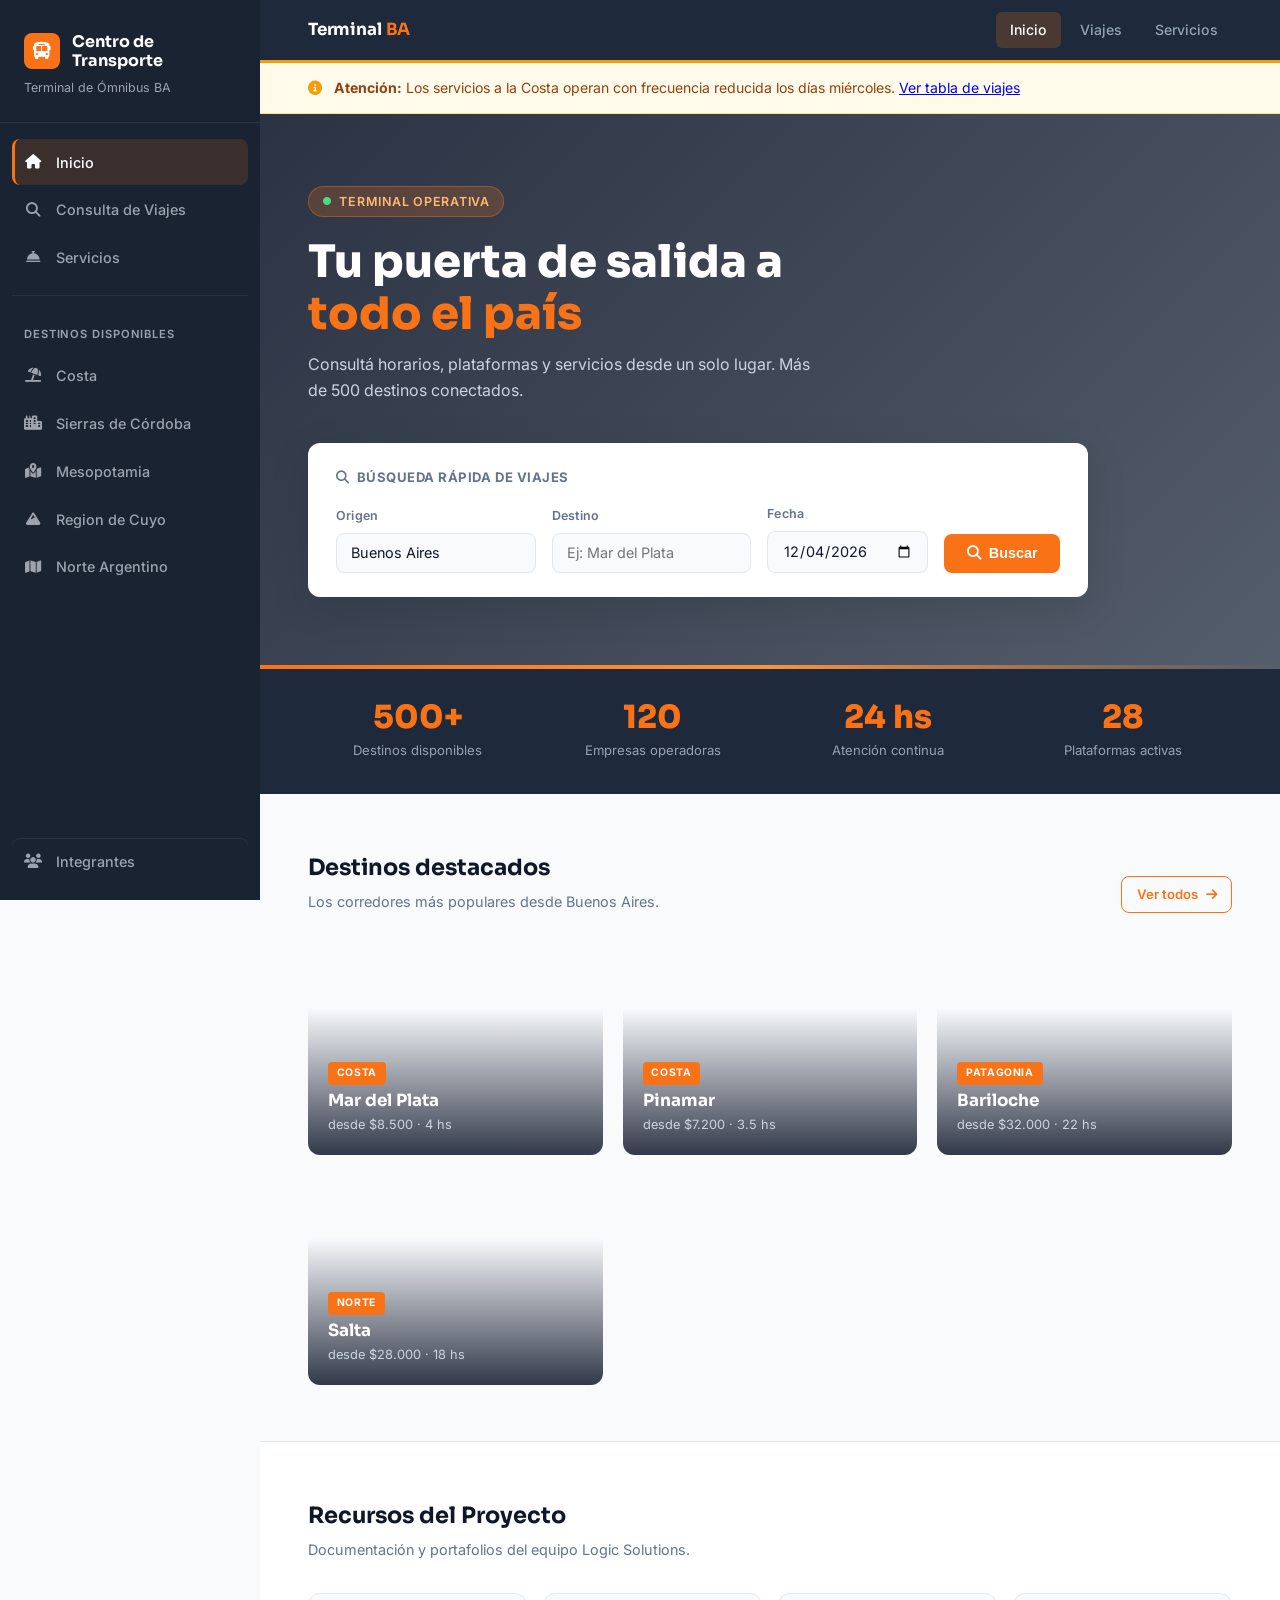
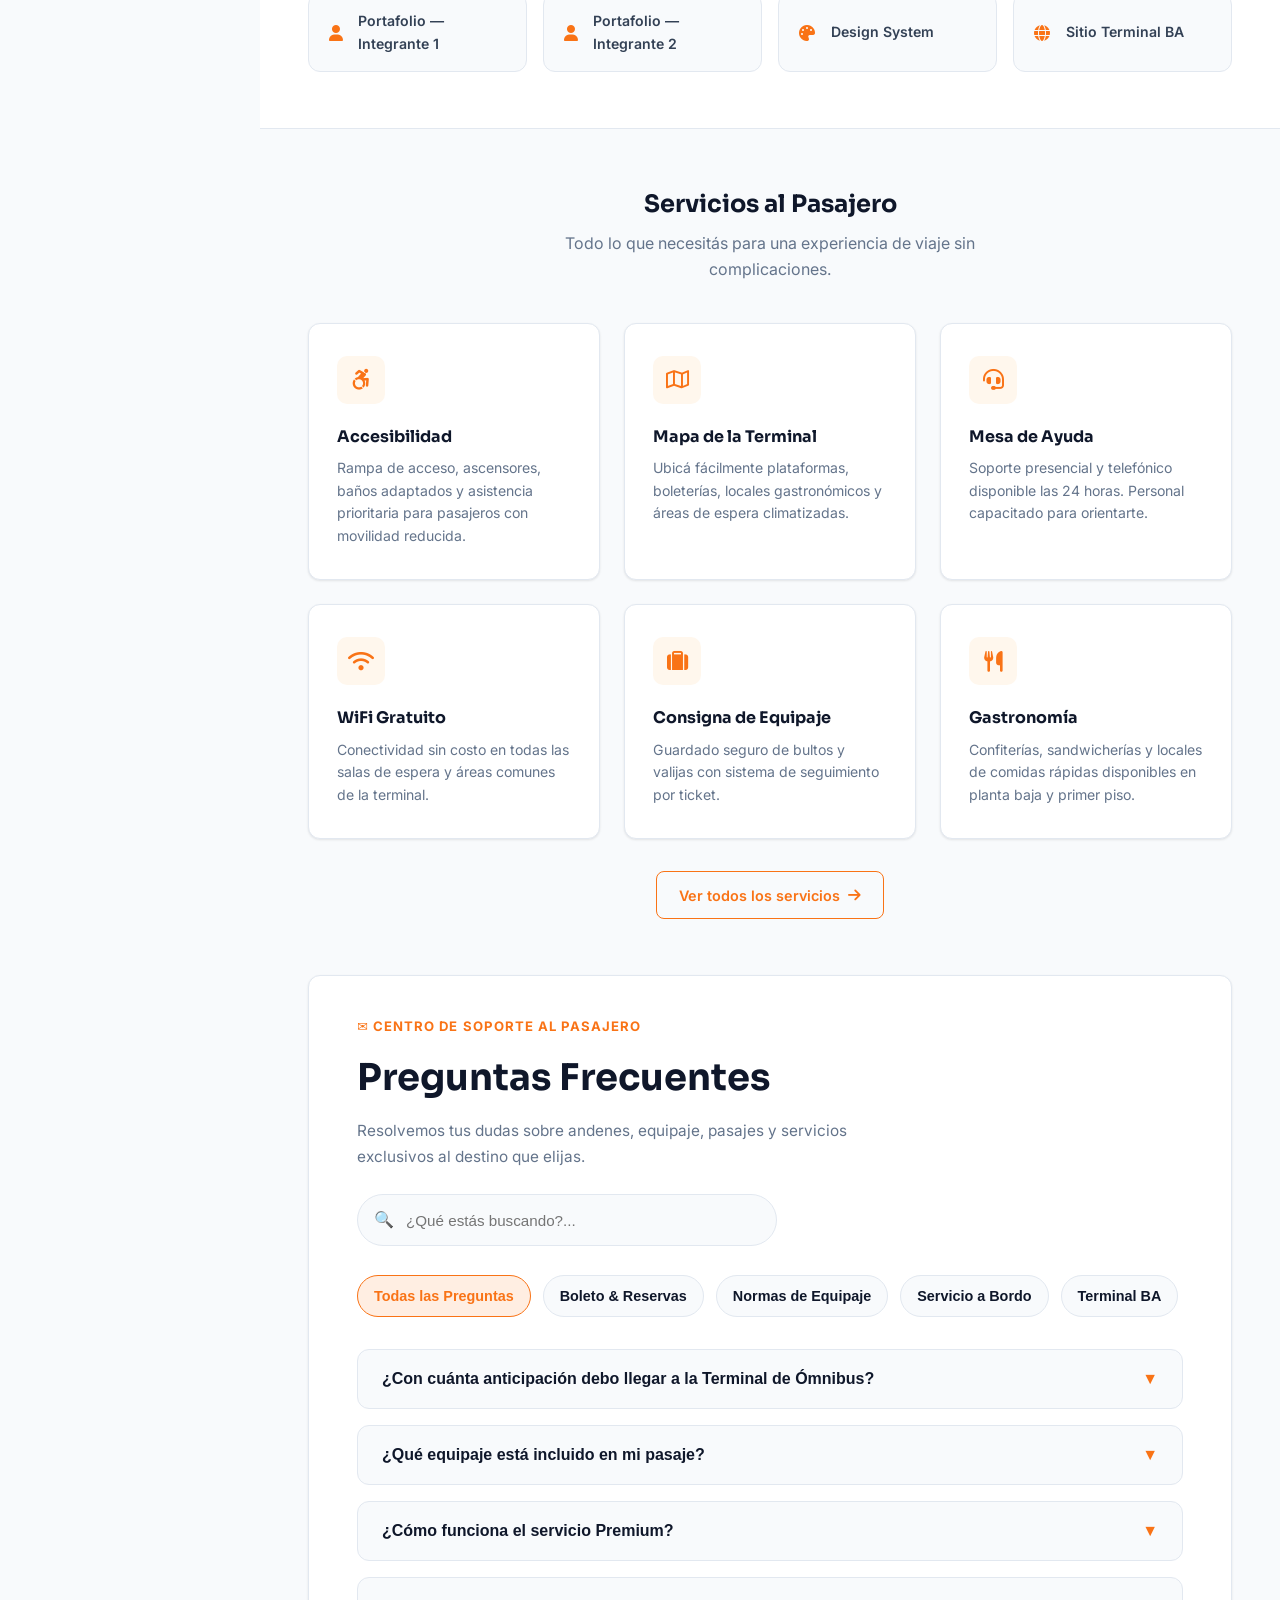
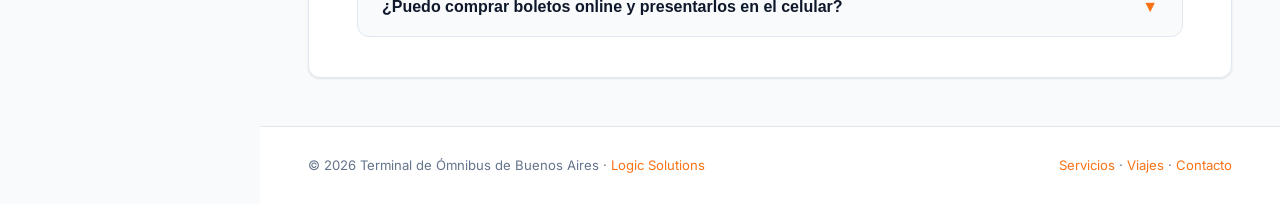
<file: index.html>
<!DOCTYPE html>
<html lang="es">
<head>
    <meta charset="UTF-8">
    <meta name="viewport" content="width=device-width, initial-scale=1.0">
    <title>Inicio | Terminal de Ómnibus BA</title>
    <link rel="stylesheet" href="./styles/styles.css">
    <link rel="stylesheet" href="https://cdnjs.cloudflare.com/ajax/libs/font-awesome/6.4.0/css/all.min.css">
</head>
<body>
<div class="app-container">

    <!-- SIDEBAR -->
    <aside class="sidebar">
        <div class="sidebar-header">
            <div class="sidebar-logo">
                <div class="sidebar-logo-icon"><i class="fa-solid fa-bus"></i></div>
                <h2>Centro de Transporte</h2>
            </div>
            <p>Terminal de Ómnibus BA</p>
        </div>
        <nav class="sidebar-nav">
            <a href="index.html" class="active"><i class="fa-solid fa-house"></i> Inicio</a>
            <a href="viajes.html"><i class="fa-solid fa-magnifying-glass"></i> Consulta de Viajes</a>
            <a href="servicios.html"><i class="fa-solid fa-bell-concierge"></i> Servicios</a>
            <hr>
            <span class="nav-section-label">Destinos disponibles</span>
            <a href="https://trodriguez0123.github.io/Proyecto_final_individual/" target="_blank"><i class="fa-solid fa-umbrella-beach"></i> Costa</a>
            <a href="https://nmilagros.github.io/Proyecto_consultora_cordoba/" target="_blank"><i class="fa-solid fa-city"></i> Sierras de Córdoba</a>
            <a href="https://agusreyy11.github.io/misionestranss/" target="_blank"><i class="fa-solid fa-map-location-dot"></i> Mesopotamia</a>
            <a href="https://candelacarrizocuade.github.io/Terminal-ViaCuyo/" target="_blank"><i class="fa-solid fa-mountain"></i> Region de Cuyo</a>
            <a href="https://facundovogel.github.io/ProyectoTransporteNorte/" target="_blank"><i class="fa-solid fa-map"></i> Norte Argentino</a>
            <a href="integrantes.html" class="sidebar-nav-bottom"><i class="fa-solid fa-users"></i> Integrantes</a>
        </nav>
    </aside>

    <!-- MAIN -->
    <main class="main-content">

        <!-- TOPBAR -->
        <header class="topbar">
            <div class="topbar-brand"><h1>Terminal <span>BA</span></h1></div>
            <nav class="top-nav">
                <a href="index.html" class="active">Inicio</a>
                <a href="viajes.html">Viajes</a>
                <a href="servicios.html">Servicios</a>
            </nav>
        </header>

        <!-- AVISO -->
        <div class="aviso-bar">
            <i class="fa-solid fa-circle-info"></i>
            <span><strong>Atención:</strong> Los servicios a la Costa operan con frecuencia reducida los días miércoles. <a href="viajes.html">Ver tabla de viajes</a></span>
        </div>

        <!-- HERO -->
        <section class="hero-section">
            <div class="hero-overlay">
                <div class="hero-eyebrow"><i class="fa-solid fa-circle" style="font-size:0.5rem; color:#4ade80;"></i> Terminal operativa</div>
                <h2>Tu puerta de salida a<br><em>todo el país</em></h2>
                <p>Consultá horarios, plataformas y servicios desde un solo lugar. Más de 500 destinos conectados.</p>

                <div class="search-box">
                    <div class="search-box-title"><i class="fa-solid fa-magnifying-glass"></i> &nbsp;Búsqueda rápida de viajes</div>
                    <form id="form-busqueda" onsubmit="buscarViaje(event)">
                        <div class="input-group">
                            <label for="origen">Origen</label>
                            <input type="text" id="origen" placeholder="Buenos Aires" value="Buenos Aires">
                        </div>
                        <div class="input-group">
                            <label for="destino">Destino</label>
                            <input type="text" id="destino" placeholder="Ej: Mar del Plata">
                        </div>
                        <div class="input-group">
                            <label for="fecha">Fecha</label>
                            <input type="date" id="fecha">
                        </div>
                        <button type="submit" class="btn btn-primary">
                            <i class="fa-solid fa-search"></i> Buscar
                        </button>
                    </form>
                </div>
            </div>
        </section>

        <!-- STATS -->
        <div class="stats-bar">
            <div class="stat-item"><strong>500+</strong><span>Destinos disponibles</span></div>
            <div class="stat-item"><strong>120</strong><span>Empresas operadoras</span></div>
            <div class="stat-item"><strong>24 hs</strong><span>Atención continua</span></div>
            <div class="stat-item"><strong>28</strong><span>Plataformas activas</span></div>
        </div>

        <!-- DESTINOS DESTACADOS -->
        <section class="section">
            <div class="section-header">
                <div>
                    <h3>Destinos destacados</h3>
                    <p>Los corredores más populares desde Buenos Aires.</p>
                </div>
                <a href="viajes.html" class="btn btn-outline btn-sm">Ver todos <i class="fa-solid fa-arrow-right"></i></a>
            </div>

            <div class="cards-grid">
                <a href="https://trodriguez0123.github.io/Proyecto_final_individual/" target="_blank" class="destino-card" style="background-image: url('https://images.unsplash.com/photo-1507525428034-b723cf961d3e?auto=format&fit=crop&w=600&q=80')">
                    <div class="destino-card-body">
                        <span class="destino-card-badge">Costa</span>
                        <h4>Mar del Plata</h4>
                        <p>desde $8.500 · 4 hs</p>
                    </div>
                </a>
                <a href="https://trodriguez0123.github.io/Proyecto_final_individual/" target="_blank" class="destino-card" style="background-image: url('https://images.unsplash.com/photo-1596895111956-bf1cf0599ce5?auto=format&fit=crop&w=600&q=80')">
                    <div class="destino-card-body">
                        <span class="destino-card-badge">Costa</span>
                        <h4>Pinamar</h4>
                        <p>desde $7.200 · 3.5 hs</p>
                    </div>
                </a>
                <a href="./transportes/sur.html" class="destino-card" style="background-image: url('https://images.unsplash.com/photo-1508193638397-1c4234db14d8?auto=format&fit=crop&w=600&q=80')">
                    <div class="destino-card-body">
                        <span class="destino-card-badge">Patagonia</span>
                        <h4>Bariloche</h4>
                        <p>desde $32.000 · 22 hs</p>
                    </div>
                </a>
                <a href="https://facundovogel.github.io/ProyectoTransporteNorte/" target="_blank" class="destino-card" style="background-image: url('https://images.unsplash.com/photo-1574223025892-7d9d8c0c5b3e?auto=format&fit=crop&w=600&q=80')">
                    <div class="destino-card-body">
                        <span class="destino-card-badge">Norte</span>
                        <h4>Salta</h4>
                        <p>desde $28.000 · 18 hs</p>
                    </div>
                </a>
            </div>
        </section>

        <!-- RECURSOS DEL PROYECTO -->
        <section class="section recursos-section">
            <div class="section-header">
                <div>
                    <h3>Recursos del Proyecto</h3>
                    <p>Documentación y portafolios del equipo Logic Solutions.</p>
                </div>
            </div>
            <div class="recursos-grid">
                <a href="#" class="recurso-link"><i class="fa-solid fa-user"></i> Portafolio — Integrante 1</a>
                <a href="#" class="recurso-link"><i class="fa-solid fa-user"></i> Portafolio — Integrante 2</a>
                <a href="#" class="recurso-link"><i class="fa-solid fa-palette"></i> Design System</a>
                <a href="index.html" class="recurso-link"><i class="fa-solid fa-globe"></i> Sitio Terminal BA</a>
            </div>
        </section>

        <!-- SERVICIOS RÁPIDOS -->
        <section class="section" style="padding-top: 3.5rem;">
            <div class="text-center">
                <h3>Servicios al Pasajero</h3>
                <p>Todo lo que necesitás para una experiencia de viaje sin complicaciones.</p>
            </div>
            <div class="servicios-grid">
                <div class="servicio-card">
                    <div class="icon-circle"><i class="fa-brands fa-accessible-icon"></i></div>
                    <h4>Accesibilidad</h4>
                    <p>Rampa de acceso, ascensores, baños adaptados y asistencia prioritaria para pasajeros con movilidad reducida.</p>
                </div>
                <div class="servicio-card">
                    <div class="icon-circle"><i class="fa-regular fa-map"></i></div>
                    <h4>Mapa de la Terminal</h4>
                    <p>Ubicá fácilmente plataformas, boleterías, locales gastronómicos y áreas de espera climatizadas.</p>
                </div>
                <div class="servicio-card">
                    <div class="icon-circle"><i class="fa-solid fa-headset"></i></div>
                    <h4>Mesa de Ayuda</h4>
                    <p>Soporte presencial y telefónico disponible las 24 horas. Personal capacitado para orientarte.</p>
                </div>
                <div class="servicio-card">
                    <div class="icon-circle"><i class="fa-solid fa-wifi"></i></div>
                    <h4>WiFi Gratuito</h4>
                    <p>Conectividad sin costo en todas las salas de espera y áreas comunes de la terminal.</p>
                </div>
                <div class="servicio-card">
                    <div class="icon-circle"><i class="fa-solid fa-suitcase"></i></div>
                    <h4>Consigna de Equipaje</h4>
                    <p>Guardado seguro de bultos y valijas con sistema de seguimiento por ticket.</p>
                </div>
                <div class="servicio-card">
                    <div class="icon-circle"><i class="fa-solid fa-utensils"></i></div>
                    <h4>Gastronomía</h4>
                    <p>Confiterías, sandwicherías y locales de comidas rápidas disponibles en planta baja y primer piso.</p>
                </div>
            </div>
            <div style="text-align:center; margin-top:2rem;">
                <a href="servicios.html" class="btn btn-outline">Ver todos los servicios <i class="fa-solid fa-arrow-right"></i></a>
            </div>
        </section>

 <!-- SECCIÓN PREGUNTAS FRECUENTES (FAQs) -->
        <section id="faqs" class="faq-block-wrapper">
            <div class="faq-top-flex-row">
                <div>
                    <p class="section-subtitle-corporate">✉ Centro de Soporte al Pasajero</p>
                    <h2 class="section-main-title">Preguntas Frecuentes</h2>
                    <p class="section-main-desc">Resolvemos tus dudas sobre andenes, equipaje, pasajes y servicios exclusivos al destino que elijas.</p>
                </div>
                <div class="search-faq-bar">
                    <span>🔍</span>
                    <input type="text" placeholder="¿Qué estás buscando?..." id="faqSearchInput">
                </div>
            </div>

            <div class="filters-horizontal-scroll" style="margin-bottom: 2rem;">
                <button class="filter-pill-btn active" data-category="all" type="button">Todas las Preguntas</button>
                <button class="filter-pill-btn" data-category="boleto" type="button">Boleto & Reservas</button>
                <button class="filter-pill-btn" data-category="equipaje" type="button">Normas de Equipaje</button>
                <button class="filter-pill-btn" data-category="servicio" type="button">Servicio a Bordo</button>
                <button class="filter-pill-btn" data-category="terminal" type="button">Terminal BA</button>
            </div>

            <div class="accordion-rows-stack">
                <div class="faq-accordion-item" data-category="terminal">
                    <button class="faq-header-trigger" type="button">
                        ¿Con cuánta anticipación debo llegar a la Terminal de Ómnibus?
                        <span class="faq-arrow-icon">▼</span>
                    </button>
                    <div class="faq-body-dropdown">
                        <div>Para servicios premium de BA, debés arribar al menos 45 minutos antes de la partida. Esto garantiza el correcto etiquetado de tu equipaje de bodega y la degustación de bienvenida en los andenes asignados.</div>
                    </div>
                </div>

                <div class="faq-accordion-item" data-category="equipaje">
                    <button class="faq-header-trigger" type="button">
                        ¿Qué equipaje está incluido en mi pasaje?
                        <span class="faq-arrow-icon">▼</span>
                    </button>
                    <div class="faq-body-dropdown">
                        <div>Tu pasaje incluye un bolso de mano en cabina de hasta 5 kg y una pieza grande en bodega de hasta 15 kg. Las cajas de vino compradas en la terminal requieren empaque de protección térmica homologado para su despacho seguro.</div>
                    </div>
                </div>

                <div class="faq-accordion-item" data-category="servicio">
                    <button class="faq-header-trigger" type="button">
                        ¿Cómo funciona el servicio Premium?
                        <span class="faq-arrow-icon">▼</span>
                    </button>
                    <div class="faq-body-dropdown">
                        <div>Se ofrece unidades de Cama Suite junto con una cena gourmet provista en las unidades, adicional a ello nuestro personal ofrece una carta de selección rotativa de vinos con varietales de bodegas destacadas de Mendoza y San Juan sin costo adicional.</div>
                    </div>
                </div>

                <div class="faq-accordion-item" data-category="boleto">
                    <button class="faq-header-trigger" type="button">
                        ¿Puedo comprar boletos online y presentarlos en el celular?
                        <span class="faq-arrow-icon">▼</span>
                    </button>
                    <div class="faq-body-dropdown">
                        <div>¡Totalmente! Terminal BA promueve el boleto ecológico. Podés abordar mostrando el código QR desde tu correo electrónico o billetera digital directamente al chofer junto con tu DNI físico vigente.</div>
                    </div>
                </div>
            </div>
        </section>

        <!-- FOOTER -->
        <footer>
            <span>© 2026 Terminal de Ómnibus de Buenos Aires · <a href="#">Logic Solutions</a></span>
            <span><a href="servicios.html">Servicios</a> · <a href="viajes.html">Viajes</a> · <a href="contacto.html">Contacto</a></span>
        </footer>
    </main>
</div>

<script>
    document.getElementById('fecha').valueAsDate = new Date();

    function buscarViaje(e) {
        e.preventDefault();
        const destino = document.getElementById('destino').value.trim();
        const fecha = document.getElementById('fecha').value;
        if (!destino) { alert('Por favor ingresá un destino.'); return; }
        window.location.href = `viajes.html?destino=${encodeURIComponent(destino)}&fecha=${fecha}`;
    }

    function toggleFaqItem(button) {
        const item = button.closest('.faq-accordion-item');
        const isOpen = item.classList.contains('open');
        document.querySelectorAll('.faq-accordion-item').forEach(node => node.classList.remove('open'));
        if (!isOpen) item.classList.add('open');
    }

    function filterFaqs(category = 'all', query = '') {
        const normalizedQuery = query.trim().toLowerCase();
        const items = document.querySelectorAll('.faq-accordion-item');
        items.forEach(item => {
            const text = item.innerText.toLowerCase();
            const matchesCategory = category === 'all' || item.dataset.category === category;
            const matchesSearch = !normalizedQuery || text.includes(normalizedQuery);
            item.style.display = matchesCategory && matchesSearch ? 'block' : 'none';
        });
    }

    function setActiveFaqFilter(button) {
        document.querySelectorAll('.filter-pill-btn').forEach(btn => btn.classList.remove('active'));
        button.classList.add('active');
        filterFaqs(button.dataset.category || 'all', document.getElementById('faqSearchInput').value);
    }

    document.addEventListener('DOMContentLoaded', () => {
        document.querySelectorAll('.faq-header-trigger').forEach(button => {
            button.addEventListener('click', () => toggleFaqItem(button));
        });

        document.querySelectorAll('.filter-pill-btn').forEach(button => {
            button.addEventListener('click', () => setActiveFaqFilter(button));
        });

        const faqInput = document.getElementById('faqSearchInput');
        if (faqInput) {
            faqInput.addEventListener('input', event => {
                const activeFilter = document.querySelector('.filter-pill-btn.active');
                filterFaqs(activeFilter ? activeFilter.dataset.category : 'all', event.target.value);
            });
        }
    });
</script>
</body>
</html>
</file>
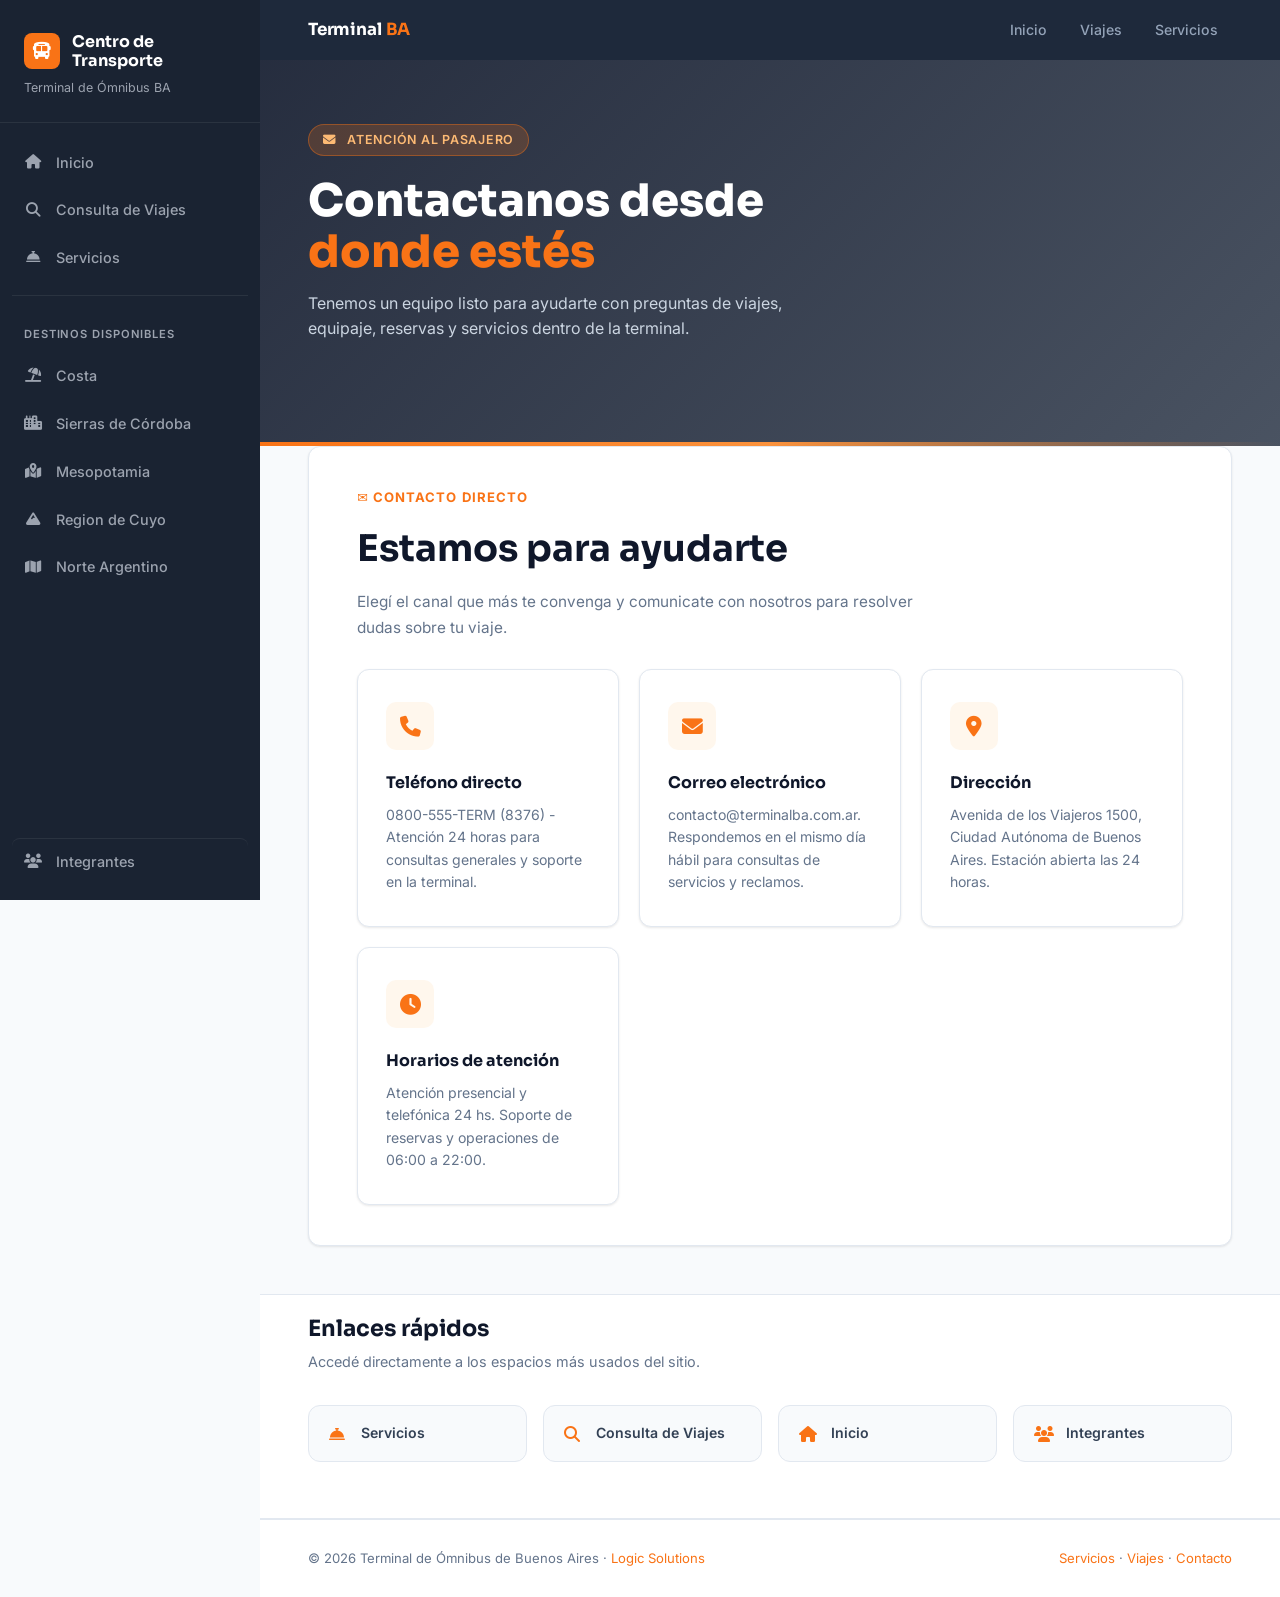
<file: contacto.html>
<!DOCTYPE html>
<html lang="es">
<head>
    <meta charset="UTF-8">
    <meta name="viewport" content="width=device-width, initial-scale=1.0">
    <title>Contacto | Terminal de Ómnibus BA</title>
    <link rel="stylesheet" href="./styles/styles.css">
    <link rel="stylesheet" href="https://cdnjs.cloudflare.com/ajax/libs/font-awesome/6.4.0/css/all.min.css">
</head>
<body>
<div class="app-container">

    <!-- SIDEBAR -->
    <aside class="sidebar">
        <div class="sidebar-header">
            <div class="sidebar-logo">
                <div class="sidebar-logo-icon"><i class="fa-solid fa-bus"></i></div>
                <h2>Centro de Transporte</h2>
            </div>
            <p>Terminal de Ómnibus BA</p>
        </div>
        <nav class="sidebar-nav">
            <a href="index.html"><i class="fa-solid fa-house"></i> Inicio</a>
            <a href="viajes.html"><i class="fa-solid fa-magnifying-glass"></i> Consulta de Viajes</a>
            <a href="servicios.html"><i class="fa-solid fa-bell-concierge"></i> Servicios</a>
            <hr>
            <span class="nav-section-label">Destinos disponibles</span>
            <a href="https://trodriguez0123.github.io/Proyecto_final_individual/"><i class="fa-solid fa-umbrella-beach"></i> Costa</a>
            <a href="https://nmilagros.github.io/Proyecto_consultora_cordoba/"><i class="fa-solid fa-city"></i> Sierras de Córdoba</a>
            <a href="https://agusreyy11.github.io/misionestranss/" target="_blank"><i class="fa-solid fa-map-location-dot"></i> Mesopotamia</a>   
            <a href="https://candelacarrizocuade.github.io/Terminal-ViaCuyo/" target="_blank"><i class="fa-solid fa-mountain"></i> Region de Cuyo</a>
            <a href="https://facundovogel.github.io/ProyectoTransporteNorte/" target="_blank"><i class="fa-solid fa-map"></i> Norte Argentino</a>
            <a href="integrantes.html" class="sidebar-nav-bottom"><i class="fa-solid fa-users"></i> Integrantes</a>
        </nav>
    </aside>

    <!-- MAIN -->
    <main class="main-content">

        <!-- TOPBAR -->
        <header class="topbar">
            <div class="topbar-brand"><h1>Terminal <span>BA</span></h1></div>
            <nav class="top-nav">
                <a href="index.html">Inicio</a>
                <a href="viajes.html">Viajes</a>
                <a href="servicios.html">Servicios</a>
            </nav>
        </header>

        <!-- HERO CONTACTO -->
        <section class="hero-section" style="background-image: linear-gradient(135deg, rgba(15,23,42,0.9) 0%, rgba(30,41,59,0.8) 100%), url('https://images.unsplash.com/photo-1515378791036-0648a3ef77b2?auto=format&fit=crop&w=1400&q=80'); padding: 4rem 3rem;">
            <div class="hero-overlay">
                <div class="hero-eyebrow"><i class="fa-solid fa-envelope"></i> &nbsp;Atención al pasajero</div>
                <h2>Contactanos desde<br><em>donde estés</em></h2>
                <p>Tenemos un equipo listo para ayudarte con preguntas de viajes, equipaje, reservas y servicios dentro de la terminal.</p>
            </div>
        </section>

        <section class="faq-block-wrapper">
            <div class="faq-top-flex-row" style="margin-bottom: 1.75rem;">
                <div>
                    <p class="section-subtitle-corporate">✉ Contacto directo</p>
                    <h2 class="section-main-title">Estamos para ayudarte</h2>
                    <p class="section-main-desc">Elegí el canal que más te convenga y comunicate con nosotros para resolver dudas sobre tu viaje.</p>
                </div>
            </div>

            <div class="cards-grid">
                <div class="servicio-card">
                    <div class="icon-circle"><i class="fa-solid fa-phone"></i></div>
                    <h4>Teléfono directo</h4>
                    <p>0800-555-TERM (8376) - Atención 24 horas para consultas generales y soporte en la terminal.</p>
                </div>
                <div class="servicio-card">
                    <div class="icon-circle"><i class="fa-solid fa-envelope"></i></div>
                    <h4>Correo electrónico</h4>
                    <p>contacto@terminalba.com.ar. Respondemos en el mismo día hábil para consultas de servicios y reclamos.</p>
                </div>
                <div class="servicio-card">
                    <div class="icon-circle"><i class="fa-solid fa-location-dot"></i></div>
                    <h4>Dirección</h4>
                    <p>Avenida de los Viajeros 1500, Ciudad Autónoma de Buenos Aires. Estación abierta las 24 horas.</p>
                </div>
                <div class="servicio-card">
                    <div class="icon-circle"><i class="fa-solid fa-clock"></i></div>
                    <h4>Horarios de atención</h4>
                    <p>Atención presencial y telefónica 24 hs. Soporte de reservas y operaciones de 06:00 a 22:00.</p>
                </div>
            </div>
        </section>

        <section class="section recursos-section" style="padding-top: 1rem;">
            <div class="section-header">
                <div>
                    <h3>Enlaces rápidos</h3>
                    <p>Accedé directamente a los espacios más usados del sitio.</p>
                </div>
            </div>
            <div class="recursos-grid">
                <a href="servicios.html" class="recurso-link"><i class="fa-solid fa-bell-concierge"></i> Servicios</a>
                <a href="viajes.html" class="recurso-link"><i class="fa-solid fa-magnifying-glass"></i> Consulta de Viajes</a>
                <a href="index.html" class="recurso-link"><i class="fa-solid fa-house"></i> Inicio</a>
                <a href="integrantes.html" class="recurso-link"><i class="fa-solid fa-users"></i> Integrantes</a>
            </div>
        </section>

        <footer>
            <span>© 2026 Terminal de Ómnibus de Buenos Aires · <a href="#">Logic Solutions</a></span>
            <span><a href="servicios.html">Servicios</a> · <a href="viajes.html">Viajes</a> · <a href="contacto.html">Contacto</a></span>
        </footer>
    </main>
</div>
</body>
</html>
</file>
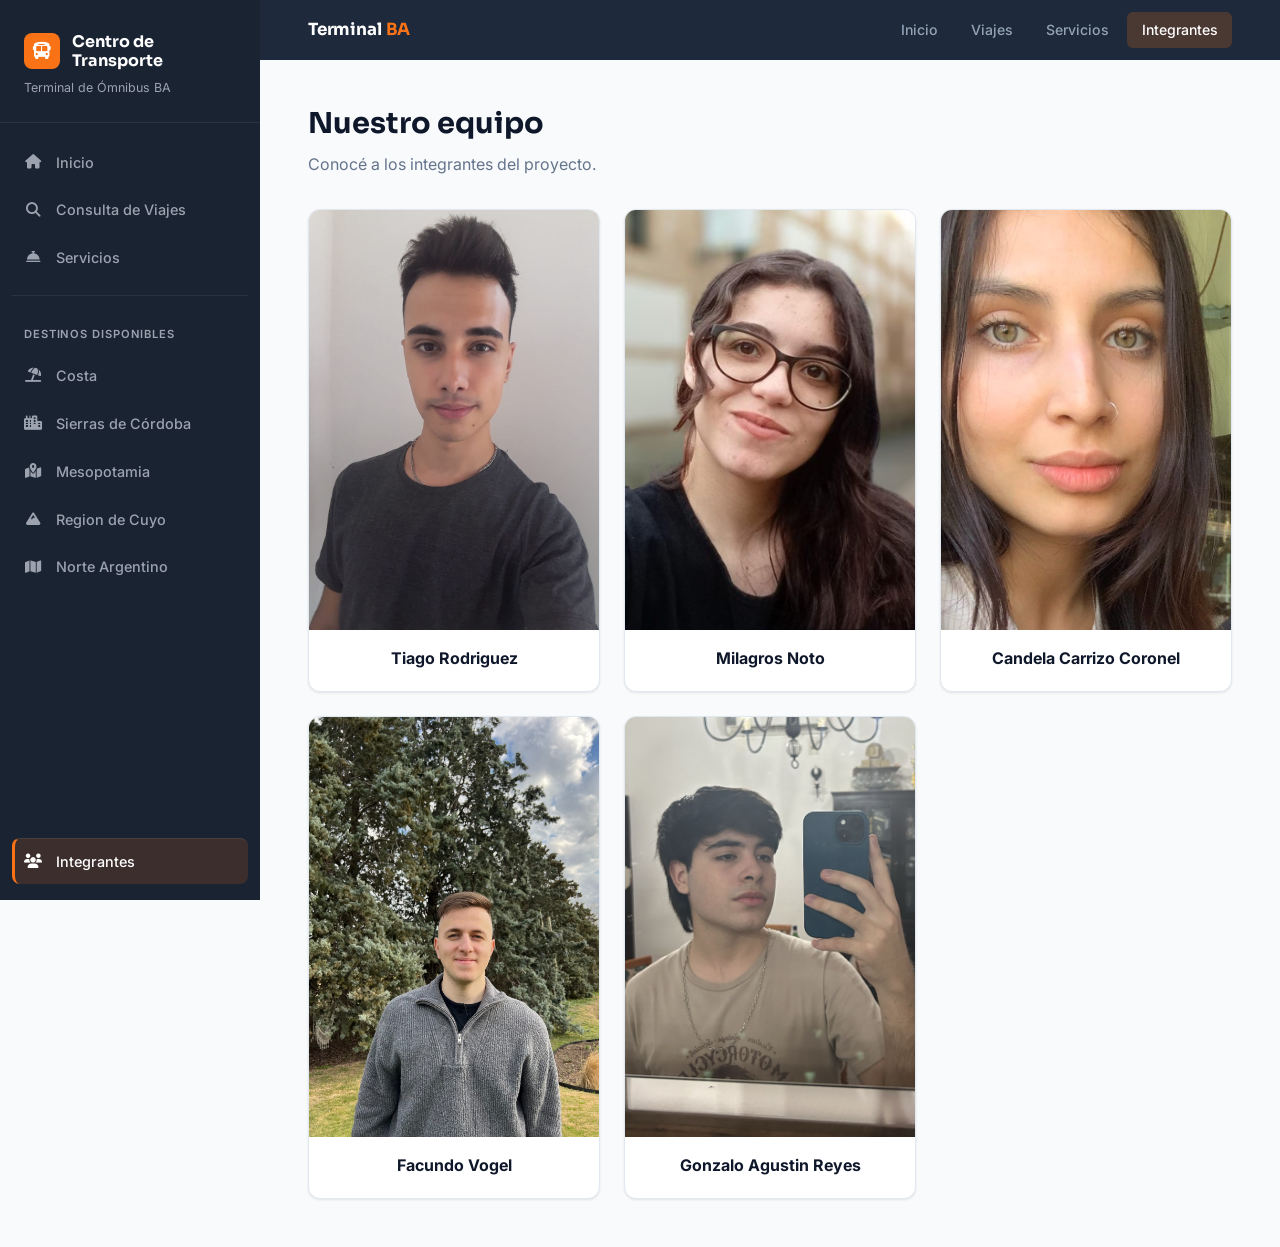
<file: integrantes.html>
<!DOCTYPE html>
<html lang="en">
<head>
    <meta charset="UTF-8">
    <meta name="viewport" content="width=device-width, initial-scale=1.0">
    <title>Integrantes</title>
     <link rel="stylesheet" href="./styles/styles.css">
    <link rel="stylesheet" href="https://cdnjs.cloudflare.com/ajax/libs/font-awesome/6.4.0/css/all.min.css">
</head>
<body>
    <!-- SIDEBAR -->
    <aside class="sidebar">
        <div class="sidebar-header">
            <div class="sidebar-logo">
                <div class="sidebar-logo-icon"><i class="fa-solid fa-bus"></i></div>
                <h2>Centro de Transporte</h2>
            </div>
            <p>Terminal de Ómnibus BA</p>
        </div>
        <nav class="sidebar-nav">
            <a href="index.html"><i class="fa-solid fa-house"></i> Inicio</a>
            <a href="viajes.html"><i class="fa-solid fa-magnifying-glass"></i> Consulta de Viajes</a>
            <a href="servicios.html"><i class="fa-solid fa-bell-concierge"></i> Servicios</a>
            <hr>
            <span class="nav-section-label">Destinos disponibles</span>
            <a href="https://trodriguez0123.github.io/Proyecto_final_individual/" target="_blank"><i class="fa-solid fa-umbrella-beach"></i> Costa</a>
            <a href="https://nmilagros.github.io/Proyecto_consultora_cordoba/" target="_blank"><i class="fa-solid fa-city"></i> Sierras de Córdoba</a>
            <a href="https://agusreyy11.github.io/misionestranss/" target="_blank"><i class="fa-solid fa-map-location-dot"></i> Mesopotamia</a>
            <a href="https://candelacarrizocuade.github.io/Terminal-ViaCuyo/" target="_blank"><i class="fa-solid fa-mountain"></i> Region de Cuyo</a>
            <a href="https://facundovogel.github.io/ProyectoTransporteNorte/" target="_blank"><i class="fa-solid fa-map"></i> Norte Argentino</a>
            <a href="integrantes.html" class="sidebar-nav-bottom active"><i class="fa-solid fa-users"></i> Integrantes</a>
        </nav>
    </aside>

    <!-- MAIN -->
    <main class="main-content">

        <!-- TOPBAR -->
        <header class="topbar">
            <div class="topbar-brand"><h1>Terminal <span>BA</span></h1></div>
            <nav class="top-nav">
                <a href="index.html">Inicio</a>
                <a href="viajes.html">Viajes</a>
                <a href="servicios.html">Servicios</a>
                <a href="integrantes.html" class="active">Integrantes</a>
            </nav>
        </header>
    <main class="integrantes-page">
        <section class="integrantes-header">
            <h2>Nuestro equipo</h2>
            <p>Conocé a los integrantes del proyecto.</p>
        </section>

        <section class="integrantes-grid">
            <article class="integrante-card">
                <img src="img/Tiago Rodriguez.jpeg" alt="Foto de Tiago Rodriguez">
                <h3><a href="https://trodriguez0123.github.io/Proyecto_1_Viernes/" target="_blank" rel="noopener noreferrer">Tiago Rodriguez</a></h3>
            </article>
            <article class="integrante-card">
                <img src="img/Milagros Noto.jpeg" alt="Foto Milagros Noto">
                <h3><a href="https://nmilagros.github.io/Proyecto-1/" target="_blank" rel="noopener noreferrer">Milagros Noto</a></h3>
            </article>
            <article class="integrante-card">
                <img src="img/Candela Carrizo Coronel.jpeg" alt="Foto Candela Carrizo Coronel">
                <h3><a href="" target="_blank" rel="noopener noreferrer">Candela Carrizo Coronel</a></h3>
            </article>
            <article class="facundo-vogel-card">
                <img src="img/Facundo Vogel.jpeg" alt="Facundo Vogel" Class="Facundo Vogel">
                <h3><a href="https://facundovogel.github.io/Proyecto1/" target="_blank" rel="noopener noreferrer">Facundo Vogel</a></h3>
            </article>
            <article class="integrante-card">
                <img src="img/agus.reyes.jpg" alt="Foto Gonzalo Agustin Reyes">
                <h3><a href="https://agusreyy11.github.io/proyecto-1viernes/" target="_blank" rel="noopener noreferrer">Gonzalo Agustin Reyes</a></h3>
            </article>
        </section>
    </main> 
</body>
</html>
</file>
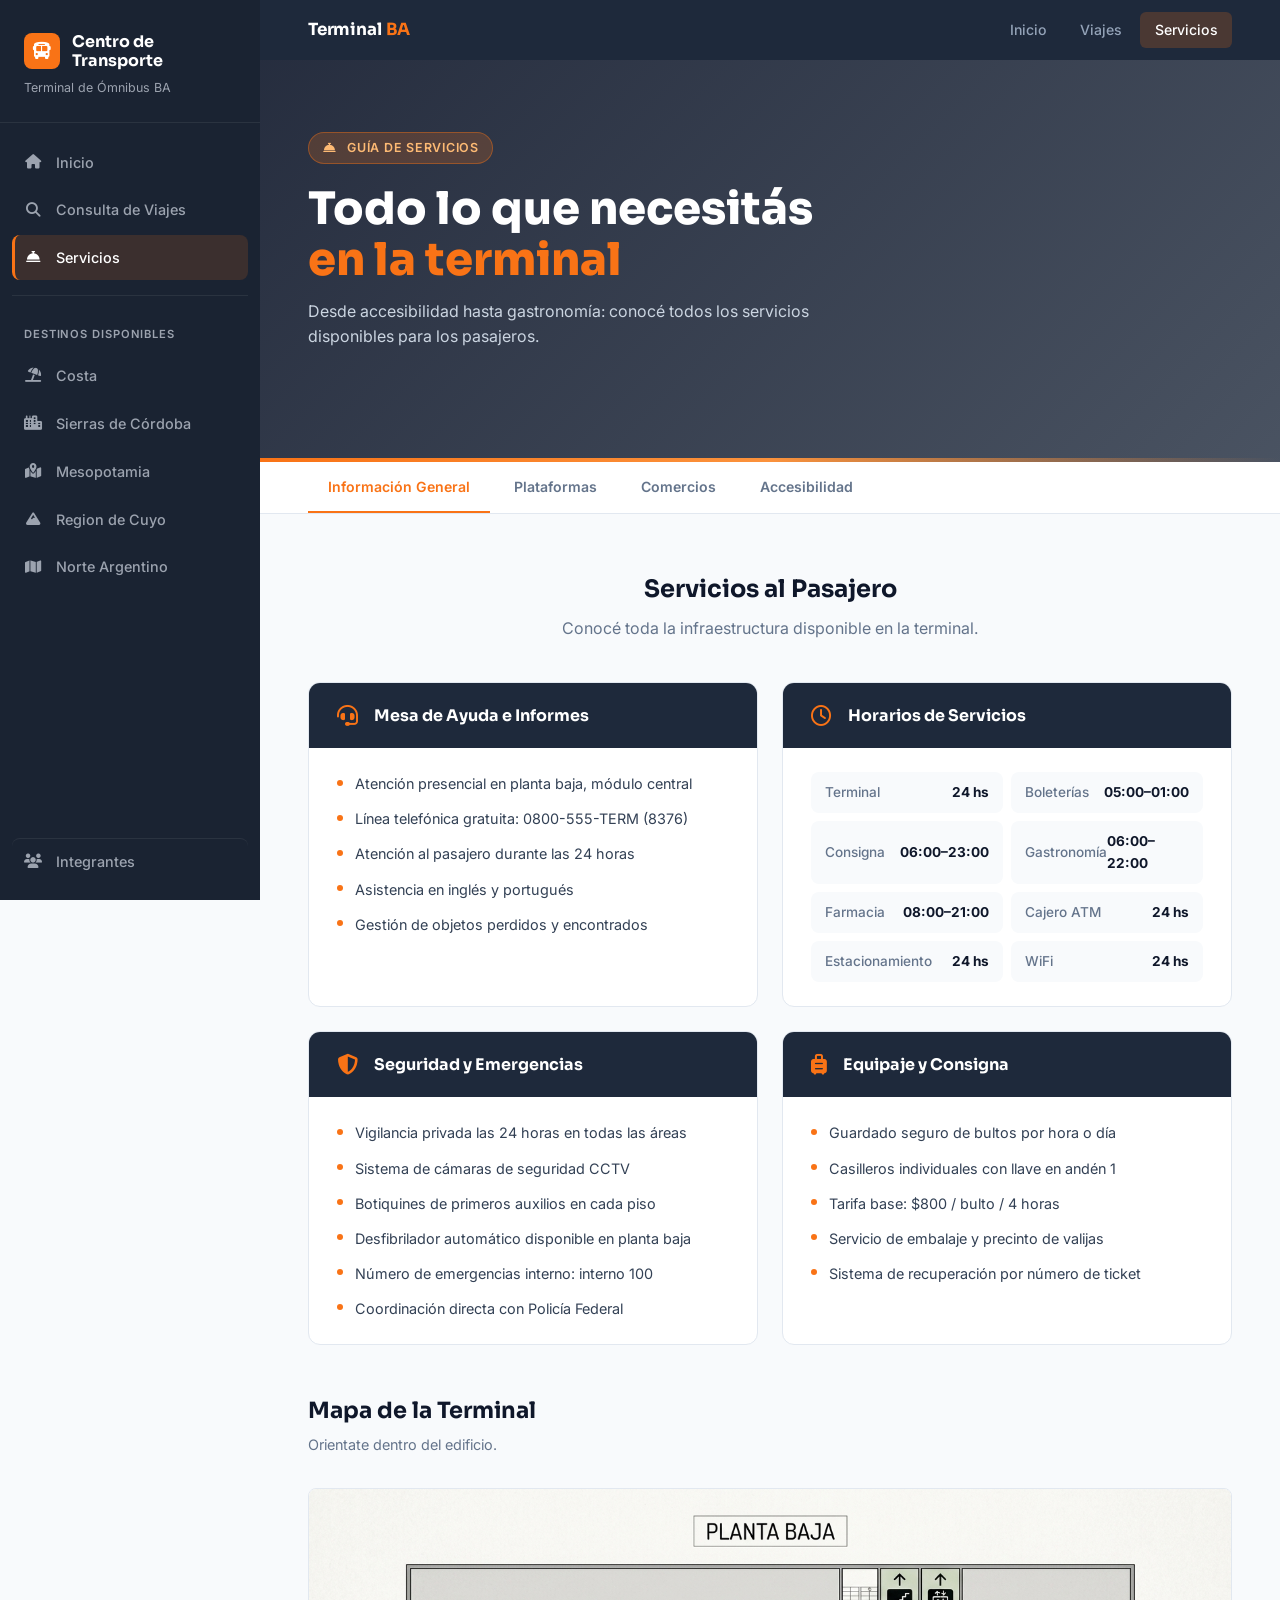
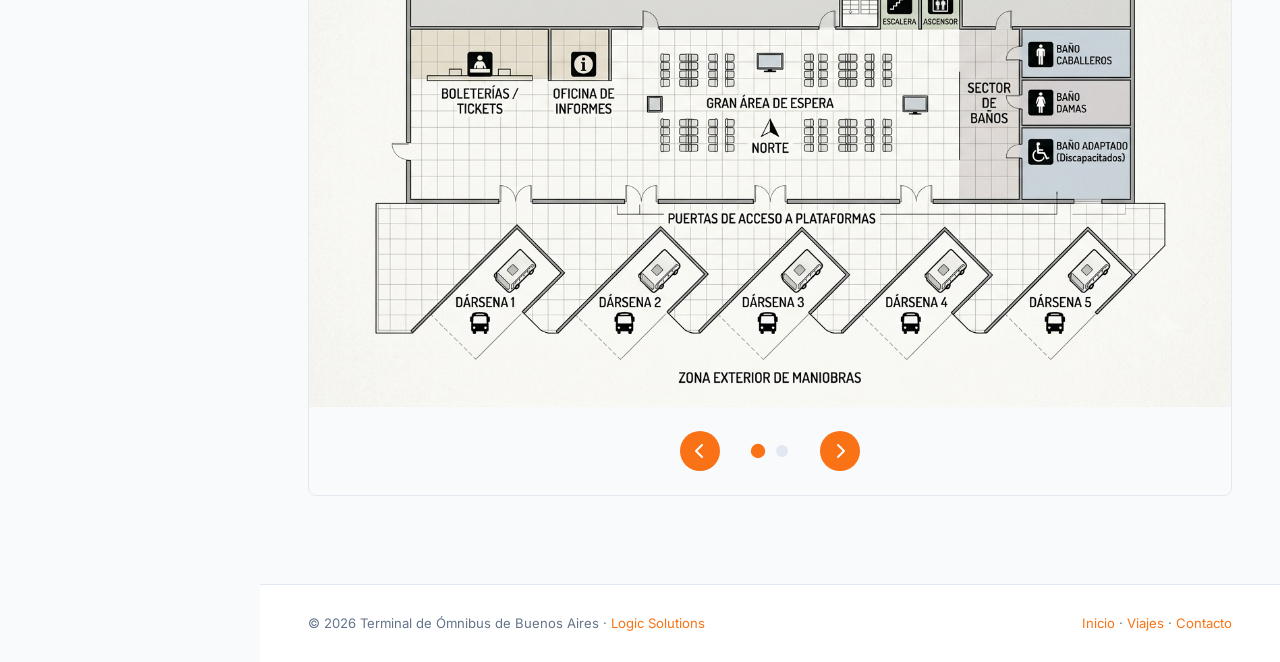
<file: servicios.html>
<!DOCTYPE html>
<html lang="es">
<head>
    <meta charset="UTF-8">
    <meta name="viewport" content="width=device-width, initial-scale=1.0">
    <title>Servicios | Terminal de Ómnibus BA</title>
    <link rel="stylesheet" href="./styles/styles.css">
    <link rel="stylesheet" href="https://cdnjs.cloudflare.com/ajax/libs/font-awesome/6.4.0/css/all.min.css">
</head>
<body>
<div class="app-container">

    <!-- SIDEBAR -->
    <aside class="sidebar">
        <div class="sidebar-header">
            <div class="sidebar-logo">
                <div class="sidebar-logo-icon"><i class="fa-solid fa-bus"></i></div>
                <h2>Centro de Transporte</h2>
            </div>
            <p>Terminal de Ómnibus BA</p>
        </div>
        <nav class="sidebar-nav">
            <a href="index.html"><i class="fa-solid fa-house"></i> Inicio</a>
            <a href="viajes.html"><i class="fa-solid fa-magnifying-glass"></i> Consulta de Viajes</a>
            <a href="servicios.html" class="active"><i class="fa-solid fa-bell-concierge"></i> Servicios</a>
            <hr>
            <span class="nav-section-label">Destinos disponibles</span>
            <a href="https://trodriguez0123.github.io/Proyecto_final_individual/" target="_blank"><i class="fa-solid fa-umbrella-beach"></i> Costa</a>
            <a href="https://nmilagros.github.io/Proyecto_consultora_cordoba/" target="_blank"><i class="fa-solid fa-city"></i> Sierras de Córdoba</a>
            <a href="https://agusreyy11.github.io/misionestranss/" target="_blank"><i class="fa-solid fa-map-location-dot"></i> Mesopotamia</a>
            <a href="https://candelacarrizocuade.github.io/Terminal-ViaCuyo/" target="_blank"><i class="fa-solid fa-mountain"></i> Region de Cuyo</a>
            <a href="https://facundovogel.github.io/ProyectoTransporteNorte/" target="_blank"><i class="fa-solid fa-map"></i> Norte Argentino</a>
            <a href="integrantes.html" class="sidebar-nav-bottom"><i class="fa-solid fa-users"></i> Integrantes</a>
        </nav>
    </aside>

    <!-- MAIN -->
    <main class="main-content">

        <!-- TOPBAR -->
        <header class="topbar">
            <div class="topbar-brand"><h1>Terminal <span>BA</span></h1></div>
            <nav class="top-nav">
                <a href="index.html">Inicio</a>
                <a href="viajes.html">Viajes</a>
                <a href="servicios.html" class="active">Servicios</a>
            </nav>
        </header>

        <!-- HERO SERVICIOS -->
        <section class="hero-section" style="background-image: linear-gradient(135deg, rgba(15,23,42,0.9) 0%, rgba(30,41,59,0.8) 100%), url('https://images.unsplash.com/photo-1587135991058-8816b028691f?auto=format&fit=crop&w=1400&q=80');">
            <div class="hero-overlay">
                <div class="hero-eyebrow"><i class="fa-solid fa-bell-concierge"></i> &nbsp;Guía de servicios</div>
                <h2>Todo lo que necesitás<br><em>en la terminal</em></h2>
                <p>Desde accesibilidad hasta gastronomía: conocé todos los servicios disponibles para los pasajeros.</p>
            </div>
        </section>

        <!-- TABS DE NAVEGACIÓN -->
        <div style="background:var(--bg-white); border-bottom:1px solid var(--border-color); padding: 0 3rem; display:flex; gap:0.25rem;">
            <button class="tab-btn active" onclick="mostrarTab('informacion')">Información General</button>
            <button class="tab-btn" onclick="mostrarTab('plataformas')">Plataformas</button>
            <button class="tab-btn" onclick="mostrarTab('comercios')">Comercios</button>
            <button class="tab-btn" onclick="mostrarTab('accesibilidad')">Accesibilidad</button>
        </div>

        <style>
        .tab-btn {
            background: none; border: none; cursor: pointer;
            padding: 1rem 1.25rem;
            font-size: 0.88rem; font-weight: 600;
            color: var(--text-gray);
            border-bottom: 2px solid transparent;
            transition: color 0.2s, border-color 0.2s;
            font-family: 'Inter', sans-serif;
        }
        .tab-btn.active { color: var(--orange-brand); border-bottom-color: var(--orange-brand); }
        .tab-btn:hover { color: var(--text-dark); }
        .tab-panel { display: none; }
        .tab-panel.active { display: block; }
        </style>

        <!-- PANEL: INFORMACIÓN GENERAL -->
        <div id="tab-informacion" class="tab-panel active">

            <section class="section">
                <div class="text-center">
                    <h3>Servicios al Pasajero</h3>
                    <p>Conocé toda la infraestructura disponible en la terminal.</p>
                </div>

                <div class="servicio-detalle">
                    <!-- Atención -->
                    <div class="servicio-detalle-card">
                        <div class="servicio-detalle-header">
                            <i class="fa-solid fa-headset"></i>
                            <h4>Mesa de Ayuda e Informes</h4>
                        </div>
                        <div class="servicio-detalle-body">
                            <ul class="servicio-lista">
                                <li>Atención presencial en planta baja, módulo central</li>
                                <li>Línea telefónica gratuita: 0800-555-TERM (8376)</li>
                                <li>Atención al pasajero durante las 24 horas</li>
                                <li>Asistencia en inglés y portugués</li>
                                <li>Gestión de objetos perdidos y encontrados</li>
                            </ul>
                        </div>
                    </div>

                    <!-- Horarios -->
                    <div class="servicio-detalle-card">
                        <div class="servicio-detalle-header">
                            <i class="fa-regular fa-clock"></i>
                            <h4>Horarios de Servicios</h4>
                        </div>
                        <div class="servicio-detalle-body">
                            <div class="horario-grid">
                                <div class="horario-item"><span>Terminal</span><span>24 hs</span></div>
                                <div class="horario-item"><span>Boleterías</span><span>05:00–01:00</span></div>
                                <div class="horario-item"><span>Consigna</span><span>06:00–23:00</span></div>
                                <div class="horario-item"><span>Gastronomía</span><span>06:00–22:00</span></div>
                                <div class="horario-item"><span>Farmacia</span><span>08:00–21:00</span></div>
                                <div class="horario-item"><span>Cajero ATM</span><span>24 hs</span></div>
                                <div class="horario-item"><span>Estacionamiento</span><span>24 hs</span></div>
                                <div class="horario-item"><span>WiFi</span><span>24 hs</span></div>
                            </div>
                        </div>
                    </div>

                    <!-- Seguridad -->
                    <div class="servicio-detalle-card">
                        <div class="servicio-detalle-header">
                            <i class="fa-solid fa-shield-halved"></i>
                            <h4>Seguridad y Emergencias</h4>
                        </div>
                        <div class="servicio-detalle-body">
                            <ul class="servicio-lista">
                                <li>Vigilancia privada las 24 horas en todas las áreas</li>
                                <li>Sistema de cámaras de seguridad CCTV</li>
                                <li>Botiquines de primeros auxilios en cada piso</li>
                                <li>Desfibrilador automático disponible en planta baja</li>
                                <li>Número de emergencias interno: interno 100</li>
                                <li>Coordinación directa con Policía Federal</li>
                            </ul>
                        </div>
                    </div>

                    <!-- Equipaje -->
                    <div class="servicio-detalle-card">
                        <div class="servicio-detalle-header">
                            <i class="fa-solid fa-suitcase-rolling"></i>
                            <h4>Equipaje y Consigna</h4>
                        </div>
                        <div class="servicio-detalle-body">
                            <ul class="servicio-lista">
                                <li>Guardado seguro de bultos por hora o día</li>
                                <li>Casilleros individuales con llave en andén 1</li>
                                <li>Tarifa base: $800 / bulto / 4 horas</li>
                                <li>Servicio de embalaje y precinto de valijas</li>
                                <li>Sistema de recuperación por número de ticket</li>
                            </ul>
                        </div>
                    </div>
                </div>

                <!-- Mapa de la terminal -->
                <div class="section-header" style="margin-top:1rem;">
                    <div>
                        <h3>Mapa de la Terminal</h3>
                        <p>Orientate dentro del edificio.</p>
                    </div>
                </div>
                <div class="mapa-carrusel">
                    <div class="mapa-carrusel-container">
                        <div class="mapa-imagen active" id="mapa-1">
                            <img src="img/Planta_baja.png" alt="Planta Baja">
                        </div>
                        <div class="mapa-imagen" id="mapa-2">
                            <img src="img/Primer_piso.png" alt="Primer Piso">
                        </div>
                    </div>
                    
                    <div class="mapa-controles">
                        <button class="mapa-btn mapa-btn-prev" onclick="cambiarMapa(-1)">
                            <i class="fa-solid fa-chevron-left"></i>
                        </button>
                        <div class="mapa-indicadores">
                            <span class="mapa-dot active" onclick="irAlMapa(0)"></span>
                            <span class="mapa-dot" onclick="irAlMapa(1)"></span>
                        </div>
                        <button class="mapa-btn mapa-btn-next" onclick="cambiarMapa(1)">
                            <i class="fa-solid fa-chevron-right"></i>
                        </button>
                    </div>
                </div>
            </section>
        </div>

        <!-- PANEL: PLATAFORMAS -->
        <div id="tab-plataformas" class="tab-panel">
            <section class="section">
                <div class="text-center">
                    <h3>Plataformas de Embarque</h3>
                    <p>28 plataformas organizadas por corredor geográfico.</p>
                </div>

                <div class="section-header">
                    <div><h3 style="font-size:1rem; color:var(--text-gray);">Costa — Plataformas 1 al 8</h3></div>
                </div>
                <div class="plataformas-grid" style="margin-bottom:2rem;">
                    <div class="plataforma-card"><div class="plataforma-numero">1</div><h5>Plataforma 1</h5><p>Mar del Plata Norte</p></div>
                    <div class="plataforma-card"><div class="plataforma-numero">2</div><h5>Plataforma 2</h5><p>Mar del Plata Sur</p></div>
                    <div class="plataforma-card"><div class="plataforma-numero">3</div><h5>Plataforma 3</h5><p>Necochea / Quequén</p></div>
                    <div class="plataforma-card"><div class="plataforma-numero">4</div><h5>Plataforma 4</h5><p>Miramar / Gesell</p></div>
                    <div class="plataforma-card"><div class="plataforma-numero">5</div><h5>Plataforma 5</h5><p>Pinamar / Cariló</p></div>
                    <div class="plataforma-card"><div class="plataforma-numero">6</div><h5>Plataforma 6</h5><p>San Clemente / Madariaga</p></div>
                    <div class="plataforma-card"><div class="plataforma-numero">7</div><h5>Plataforma 7</h5><p>Reserva / Cancelaciones</p></div>
                    <div class="plataforma-card"><div class="plataforma-numero">8</div><h5>Plataforma 8</h5><p>Destinos varios costa</p></div>
                </div>

                <div class="section-header">
                    <div><h3 style="font-size:1rem; color:var(--text-gray);">Centro / Cuyo / Norte — Plataformas 9 al 18</h3></div>
                </div>
                <div class="plataformas-grid" style="margin-bottom:2rem;">
                    <div class="plataforma-card"><div class="plataforma-numero">9</div><h5>Plataforma 9</h5><p>Córdoba / Río Cuarto</p></div>
                    <div class="plataforma-card"><div class="plataforma-numero">10</div><h5>Plataforma 10</h5><p>Rosario / Santa Fe</p></div>
                    <div class="plataforma-card"><div class="plataforma-numero">11</div><h5>Plataforma 11</h5><p>Bahía Blanca</p></div>
                    <div class="plataforma-card"><div class="plataforma-numero">12</div><h5>Plataforma 12</h5><p>Santa Rosa / La Pampa</p></div>
                    <div class="plataforma-card"><div class="plataforma-numero">13</div><h5>Plataforma 13</h5><p>San Luis / Mendoza</p></div>
                    <div class="plataforma-card"><div class="plataforma-numero">14</div><h5>Plataforma 14</h5><p>San Juan / La Rioja</p></div>
                </div>

                <div class="section-header">
                    <div><h3 style="font-size:1rem; color:var(--text-gray);">Patagonia / NOA — Plataformas 15 al 28</h3></div>
                </div>
                <div class="plataformas-grid">
                    <div class="plataforma-card"><div class="plataforma-numero">15</div><h5>Plataforma 15</h5><p>Bariloche / Neuquén</p></div>
                    <div class="plataforma-card"><div class="plataforma-numero">16</div><h5>Plataforma 16</h5><p>Puerto Madryn / Chubut</p></div>
                    <div class="plataforma-card"><div class="plataforma-numero">17</div><h5>Plataforma 17</h5><p>Río Gallegos / Ushuaia</p></div>
                    <div class="plataforma-card"><div class="plataforma-numero">18</div><h5>Plataforma 18</h5><p>Comodoro Rivadavia</p></div>
                    <div class="plataforma-card"><div class="plataforma-numero">21</div><h5>Plataforma 21</h5><p>Tucumán / Catamarca</p></div>
                    <div class="plataforma-card"><div class="plataforma-numero">22</div><h5>Plataforma 22</h5><p>Salta</p></div>
                    <div class="plataforma-card"><div class="plataforma-numero">23</div><h5>Plataforma 23</h5><p>Jujuy / Purmamarca</p></div>
                    <div class="plataforma-card"><div class="plataforma-numero">28</div><h5>Plataforma 28</h5><p>Internacional</p></div>
                </div>
            </section>
        </div>

        <!-- PANEL: COMERCIOS -->
        <div id="tab-comercios" class="tab-panel">
            <section class="section">
                <div class="text-center">
                    <h3>Comercios y Gastronomía</h3>
                    <p>Tiendas, cafeterías y restaurantes en la terminal.</p>
                </div>
                <div class="servicios-grid">
                    <div class="servicio-card">
                        <div class="icon-circle"><i class="fa-solid fa-mug-hot"></i></div>
                        <h4>Café Termini</h4>
                        <p>Planta baja · Cafetería y pastelería. Desayunos, almuerzos y meriendas. Lunes a domingo 06:00–22:00.</p>
                    </div>
                    <div class="servicio-card">
                        <div class="icon-circle"><i class="fa-solid fa-burger"></i></div>
                        <h4>Fast Food Andén</h4>
                        <p>Primer piso · Sándwiches, empanadas y minutas. Atención rápida para viajeros con poco tiempo.</p>
                    </div>
                    <div class="servicio-card">
                        <div class="icon-circle"><i class="fa-solid fa-pills"></i></div>
                        <h4>Farmacia del Viajero</h4>
                        <p>Planta baja · Medicamentos, artículos de viaje y primeros auxilios. Lunes a sábado 08:00–21:00.</p>
                    </div>
                    <div class="servicio-card">
                        <div class="icon-circle"><i class="fa-solid fa-book-open"></i></div>
                        <h4>Librería y Kiosco</h4>
                        <p>Planta baja · Revistas, libros, snacks y artículos de viaje. Apertura 05:30 todos los días.</p>
                    </div>
                    <div class="servicio-card">
                        <div class="icon-circle"><i class="fa-solid fa-money-bill-wave"></i></div>
                        <h4>Cajeros ATM</h4>
                        <p>Disponibles en planta baja (×3) y primer piso (×2). Distintas redes bancarias disponibles.</p>
                    </div>
                    <div class="servicio-card">
                        <div class="icon-circle"><i class="fa-solid fa-sim-card"></i></div>
                        <h4>Centro de Servicios</h4>
                        <p>Venta de carga de celulares, artículos de tecnología y accesorios para el viaje.</p>
                    </div>
                </div>
            </section>
        </div>

        <!-- PANEL: ACCESIBILIDAD -->
        <div id="tab-accesibilidad" class="tab-panel">
            <section class="section">
                <div class="text-center">
                    <h3>Accesibilidad Universal</h3>
                    <p>La terminal está preparada para recibir a todos los pasajeros.</p>
                </div>

                <div class="servicio-detalle">
                    <div class="servicio-detalle-card">
                        <div class="servicio-detalle-header">
                            <i class="fa-brands fa-accessible-icon"></i>
                            <h4>Movilidad Reducida</h4>
                        </div>
                        <div class="servicio-detalle-body">
                            <ul class="servicio-lista">
                                <li>Rampas de acceso en todos los ingresos</li>
                                <li>Ascensores en todos los pisos (capacidad 8 personas)</li>
                                <li>Baños adaptados en planta baja y primer piso</li>
                                <li>Asistencia con sillas de ruedas sin cargo</li>
                                <li>Estacionamiento preferencial en playa cubierta</li>
                                <li>Plataformas con acceso nivelado al vehículo</li>
                            </ul>
                        </div>
                    </div>

                    <div class="servicio-detalle-card">
                        <div class="servicio-detalle-header">
                            <i class="fa-solid fa-ear-deaf"></i>
                            <h4>Discapacidad Auditiva y Visual</h4>
                        </div>
                        <div class="servicio-detalle-body">
                            <ul class="servicio-lista">
                                <li>Pantallas de información visual en todos los andenes</li>
                                <li>Sistema de audio en todas las áreas de espera</li>
                                <li>Señalética en Braille en botoneras de ascensores</li>
                                <li>Intérpretes de lengua de señas disponibles a solicitud</li>
                                <li>Piso podotáctil de guía desde ingreso a plataformas</li>
                            </ul>
                        </div>
                    </div>

                    <div class="servicio-detalle-card">
                        <div class="servicio-detalle-header">
                            <i class="fa-solid fa-baby"></i>
                            <h4>Familias con Niños</h4>
                        </div>
                        <div class="servicio-detalle-body">
                            <ul class="servicio-lista">
                                <li>Sala de lactancia climatizada en primer piso</li>
                                <li>Cambiadores en todos los baños</li>
                                <li>Zona de juegos infantiles supervisada</li>
                                <li>Prioridad de embarque para familias con menores</li>
                                <li>Asientos preferenciales reservados en sala de espera</li>
                            </ul>
                        </div>
                    </div>

                    <div class="servicio-detalle-card">
                        <div class="servicio-detalle-header">
                            <i class="fa-solid fa-dog"></i>
                            <h4>Mascotas</h4>
                        </div>
                        <div class="servicio-detalle-body">
                            <ul class="servicio-lista">
                                <li>Área peatonal para mascotas en exterior (zona verde)</li>
                                <li>Bebederos de agua disponibles en acceso principal</li>
                                <li>Consultar con cada empresa la política de transporte de mascotas</li>
                                <li>Bolsas higiénicas disponibles en kiosco de planta baja</li>
                            </ul>
                        </div>
                    </div>
                </div>
            </section>
        </div>

        <!-- FOOTER -->
        <footer>
            <span>© 2026 Terminal de Ómnibus de Buenos Aires · <a href="#">Logic Solutions</a></span>
            <span><a href="index.html">Inicio</a> · <a href="viajes.html">Viajes</a> · <a href="contacto.html">Contacto</a></span>
        </footer>
    </main>
</div>

<script>
function mostrarTab(id) {
    document.querySelectorAll('.tab-panel').forEach(p => p.classList.remove('active'));
    document.querySelectorAll('.tab-btn').forEach(b => b.classList.remove('active'));
    document.getElementById('tab-' + id).classList.add('active');
    event.target.classList.add('active');
}

// Carrusel de Mapas
let mapaActual = 0;
const totalMapas = 2;

function cambiarMapa(direccion) {
    mapaActual = (mapaActual + direccion + totalMapas) % totalMapas;
    actualizarMapa();
}

function irAlMapa(indice) {
    mapaActual = indice;
    actualizarMapa();
}

function actualizarMapa() {
    // Ocultar todos los mapas
    document.querySelectorAll('.mapa-imagen').forEach(mapa => {
        mapa.classList.remove('active');
    });
    // Ocultar todos los puntos
    document.querySelectorAll('.mapa-dot').forEach(dot => {
        dot.classList.remove('active');
    });
    
    // Mostrar el mapa actual
    document.getElementById('mapa-' + (mapaActual + 1)).classList.add('active');
    document.querySelectorAll('.mapa-dot')[mapaActual].classList.add('active');
}

function toggleFaqItem(button) {
    const item = button.closest('.faq-accordion-item');
    const isOpen = item.classList.contains('open');
    document.querySelectorAll('.faq-accordion-item').forEach(node => node.classList.remove('open'));
    if (!isOpen) item.classList.add('open');
}

function filterFaqs(category = 'all', query = '') {
    const normalizedQuery = query.trim().toLowerCase();
    const items = document.querySelectorAll('.faq-accordion-item');
    let visibleCount = 0;

    items.forEach(item => {
        const text = item.innerText.toLowerCase();
        const matchesCategory = category === 'all' || item.dataset.category === category;
        const matchesSearch = !normalizedQuery || text.includes(normalizedQuery);
        const shouldShow = matchesCategory && matchesSearch;

        item.style.display = shouldShow ? 'block' : 'none';
        if (shouldShow) visibleCount += 1;
    });
}

function setActiveFaqFilter(button) {
    document.querySelectorAll('.filter-pill-btn').forEach(btn => btn.classList.remove('active'));
    button.classList.add('active');
    filterFaqs(button.dataset.category || 'all', document.getElementById('faqSearchInput').value);
}

window.addEventListener('DOMContentLoaded', () => {
    document.querySelectorAll('.faq-header-trigger').forEach(button => {
        button.addEventListener('click', () => toggleFaqItem(button));
    });

    document.querySelectorAll('.filter-pill-btn').forEach(button => {
        button.addEventListener('click', () => setActiveFaqFilter(button));
    });

    document.getElementById('faqSearchInput').addEventListener('input', event => {
        const activeFilter = document.querySelector('.filter-pill-btn.active');
        filterFaqs(activeFilter ? activeFilter.dataset.category : 'all', event.target.value);
    });
});
</script>
</body>
</html>
</file>
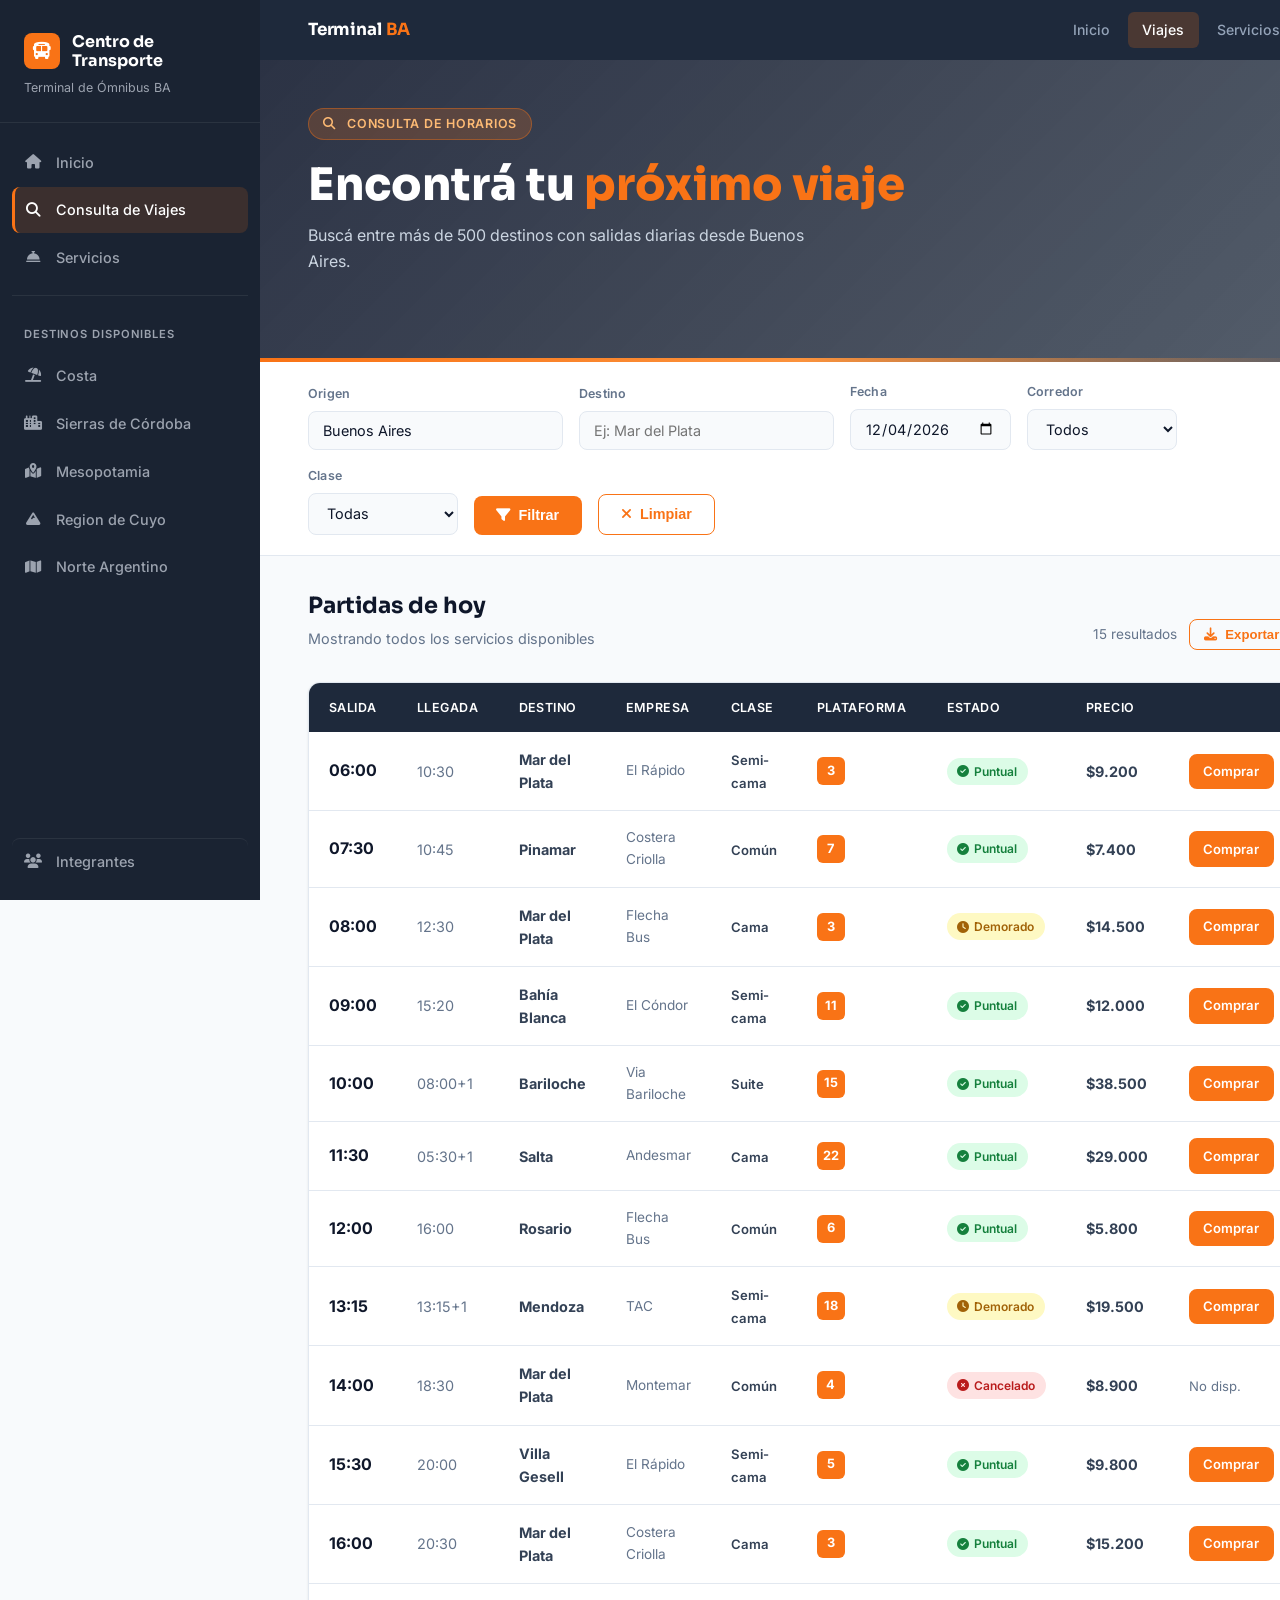
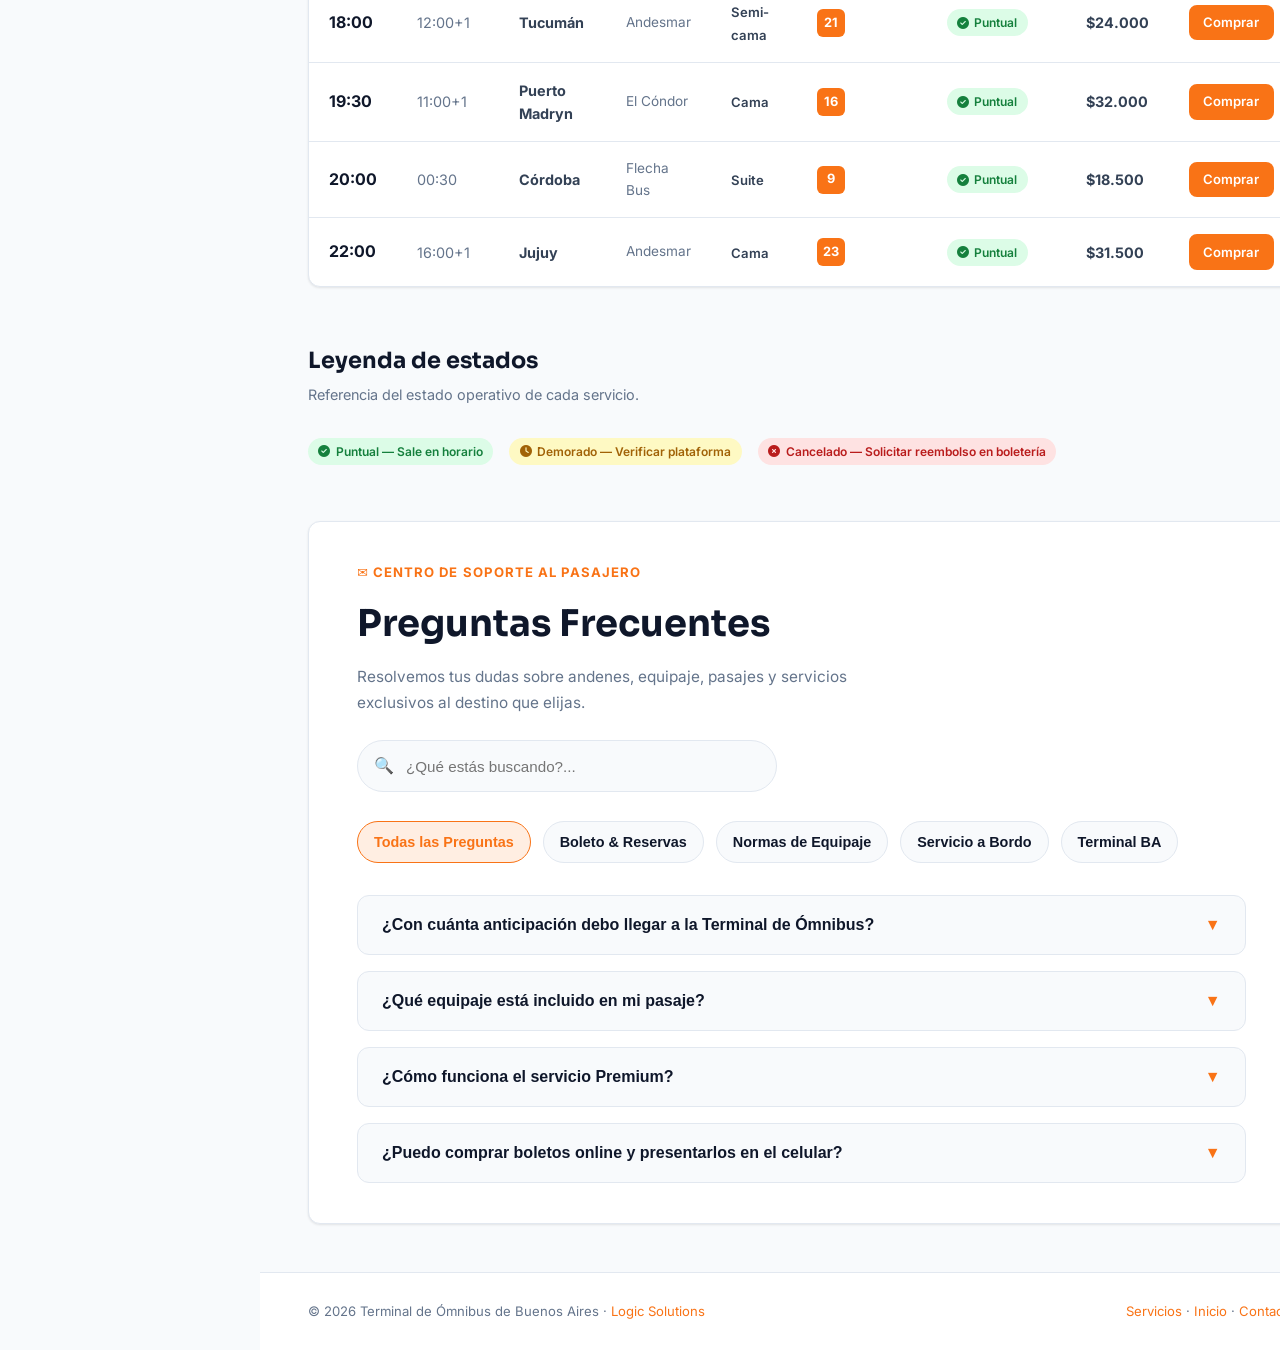
<file: viajes.html>
<!DOCTYPE html>
<html lang="es">
<head>
    <meta charset="UTF-8">
    <meta name="viewport" content="width=device-width, initial-scale=1.0">
    <title>Consulta de Viajes | Terminal de Ómnibus BA</title>
    <link rel="stylesheet" href="./styles/styles.css">
    <link rel="stylesheet" href="https://cdnjs.cloudflare.com/ajax/libs/font-awesome/6.4.0/css/all.min.css">
</head>
<body>
<div class="app-container">

    <!-- SIDEBAR -->
    <aside class="sidebar">
        <div class="sidebar-header">
            <div class="sidebar-logo">
                <div class="sidebar-logo-icon"><i class="fa-solid fa-bus"></i></div>
                <h2>Centro de Transporte</h2>
            </div>
            <p>Terminal de Ómnibus BA</p>
        </div>
        <nav class="sidebar-nav">
            <a href="index.html"><i class="fa-solid fa-house"></i> Inicio</a>
            <a href="viajes.html" class="active"><i class="fa-solid fa-magnifying-glass"></i> Consulta de Viajes</a>
            <a href="servicios.html"><i class="fa-solid fa-bell-concierge"></i> Servicios</a>
            <hr>
            <span class="nav-section-label">Destinos disponibles</span>
            <a href="https://trodriguez0123.github.io/Proyecto_final_individual/" target="_blank"><i class="fa-solid fa-umbrella-beach"></i> Costa</a>
            <a href="https://nmilagros.github.io/Proyecto_consultora_cordoba/" target="_blank"><i class="fa-solid fa-city"></i> Sierras de Córdoba</a>
            <a href="https://agusreyy11.github.io/misionestranss/" target="_blank"><i class="fa-solid fa-map-location-dot"></i> Mesopotamia</a>
            <a href="https://candelacarrizocuade.github.io/Terminal-ViaCuyo/" target="_blank"><i class="fa-solid fa-mountain"></i> Region de Cuyo</a>
            <a href="https://facundovogel.github.io/ProyectoTransporteNorte/" target="_blank"><i class="fa-solid fa-map"></i> Norte Argentino</a>
            <a href="integrantes.html" class="sidebar-nav-bottom"><i class="fa-solid fa-users"></i> Integrantes</a>
        </nav>
    </aside>

    <!-- MAIN -->
    <main class="main-content">

        <!-- TOPBAR -->
        <header class="topbar">
            <div class="topbar-brand"><h1>Terminal <span>BA</span></h1></div>
            <nav class="top-nav">
                <a href="index.html">Inicio</a>
                <a href="viajes.html" class="active">Viajes</a>
                <a href="servicios.html">Servicios</a>
            </nav>
        </header>

        <!-- HERO VIAJES -->
        <section class="hero-section" style="padding: 3rem;">
            <div class="hero-overlay">
                <div class="hero-eyebrow"><i class="fa-solid fa-magnifying-glass"></i> &nbsp;Consulta de horarios</div>
                <h2>Encontrá tu <em>próximo viaje</em></h2>
                <p>Buscá entre más de 500 destinos con salidas diarias desde Buenos Aires.</p>
            </div>
        </section>

        <!-- FILTROS -->
        <div class="filtros-bar">
            <div class="input-group">
                <label for="f-origen">Origen</label>
                <input type="text" id="f-origen" placeholder="Buenos Aires" value="Buenos Aires">
            </div>
            <div class="input-group">
                <label for="f-destino">Destino</label>
                <input type="text" id="f-destino" placeholder="Ej: Mar del Plata">
            </div>
            <div class="input-group">
                <label for="f-fecha">Fecha</label>
                <input type="date" id="f-fecha">
            </div>
            <div class="input-group">
                <label for="f-corredor">Corredor</label>
                <select id="f-corredor">
                    <option value="">Todos</option>
                    <option value="costa">Costa</option>
                    <option value="sur">Patagonia</option>
                    <option value="noroeste">Noroeste</option>
                    <option value="cuyo">Cuyo</option>
                    <option value="centro">Centro</option>
                </select>
            </div>
            <div class="input-group">
                <label for="f-clase">Clase</label>
                <select id="f-clase">
                    <option value="">Todas</option>
                    <option value="comun">Común</option>
                    <option value="semi">Semi-cama</option>
                    <option value="cama">Cama</option>
                    <option value="suite">Suite</option>
                </select>
            </div>
            <button class="btn btn-primary" onclick="filtrarViajes()">
                <i class="fa-solid fa-filter"></i> Filtrar
            </button>
            <button class="btn btn-outline" onclick="limpiarFiltros()">
                <i class="fa-solid fa-xmark"></i> Limpiar
            </button>
        </div>

        <!-- TABLA DE RESULTADOS -->
        <section class="section" style="padding-top: 2rem;">
            <div class="section-header">
                <div>
                    <h3 id="tabla-titulo">Partidas de hoy</h3>
                    <p id="tabla-subtitulo">Mostrando todos los servicios disponibles</p>
                </div>
                <div style="display:flex; gap:0.75rem; align-items:center;">
                    <span id="resultado-count" style="font-size:0.85rem; color:var(--text-gray);"></span>
                    <button class="btn btn-outline btn-sm" onclick="exportar()">
                        <i class="fa-solid fa-download"></i> Exportar
                    </button>
                </div>
            </div>

            <div class="tabla-wrapper">
                <table id="tabla-viajes">
                    <thead>
                        <tr>
                            <th>Salida</th>
                            <th>Llegada</th>
                            <th>Destino</th>
                            <th>Empresa</th>
                            <th>Clase</th>
                            <th>Plataforma</th>
                            <th>Estado</th>
                            <th>Precio</th>
                            <th></th>
                        </tr>
                    </thead>
                    <tbody id="tabla-body">
                        <!-- JS renderiza aquí -->
                    </tbody>
                </table>
                <div id="empty-state" class="empty-state" style="display:none;">
                    <i class="fa-solid fa-bus-simple"></i>
                    <h4>No se encontraron viajes</h4>
                    <p>Probá con otro destino o fecha.</p>
                </div>
            </div>
        </section>

        <!-- INFO ADICIONAL -->
        <section class="section" style="padding-top: 0;">
            <div class="section-header">
                <div>
                    <h3>Leyenda de estados</h3>
                    <p>Referencia del estado operativo de cada servicio.</p>
                </div>
            </div>
            <div style="display:flex; gap:1rem; flex-wrap:wrap;">
                <span class="badge-estado badge-puntual"><i class="fa-solid fa-circle-check"></i> Puntual — Sale en horario</span>
                <span class="badge-estado badge-demorado"><i class="fa-solid fa-clock"></i> Demorado — Verificar plataforma</span>
                <span class="badge-estado badge-cancelado"><i class="fa-solid fa-circle-xmark"></i> Cancelado — Solicitar reembolso en boletería</span>
            </div>
        </section>

         <!-- SECCIÓN PREGUNTAS FRECUENTES (FAQs) -->
        <section id="faqs" class="faq-block-wrapper">
            <div class="faq-top-flex-row">
                <div>
                    <p class="section-subtitle-corporate">✉ Centro de Soporte al Pasajero</p>
                    <h2 class="section-main-title">Preguntas Frecuentes</h2>
                    <p class="section-main-desc">Resolvemos tus dudas sobre andenes, equipaje, pasajes y servicios exclusivos al destino que elijas.</p>
                </div>
                <div class="search-faq-bar">
                    <span>🔍</span>
                    <input type="text" placeholder="¿Qué estás buscando?..." id="faqSearchInput">
                </div>
            </div>

            <div class="filters-horizontal-scroll" style="margin-bottom: 2rem;">
                <button class="filter-pill-btn active" data-category="all" type="button">Todas las Preguntas</button>
                <button class="filter-pill-btn" data-category="boleto" type="button">Boleto & Reservas</button>
                <button class="filter-pill-btn" data-category="equipaje" type="button">Normas de Equipaje</button>
                <button class="filter-pill-btn" data-category="servicio" type="button">Servicio a Bordo</button>
                <button class="filter-pill-btn" data-category="terminal" type="button">Terminal BA</button>
            </div>

            <div class="accordion-rows-stack">
                <div class="faq-accordion-item" data-category="terminal">
                    <button class="faq-header-trigger" type="button">
                        ¿Con cuánta anticipación debo llegar a la Terminal de Ómnibus?
                        <span class="faq-arrow-icon">▼</span>
                    </button>
                    <div class="faq-body-dropdown">
                        <div>Para servicios premium de BA, debés arribar al menos 45 minutos antes de la partida. Esto garantiza el correcto etiquetado de tu equipaje de bodega y la degustación de bienvenida en los andenes asignados.</div>
                    </div>
                </div>

                <div class="faq-accordion-item" data-category="equipaje">
                    <button class="faq-header-trigger" type="button">
                        ¿Qué equipaje está incluido en mi pasaje?
                        <span class="faq-arrow-icon">▼</span>
                    </button>
                    <div class="faq-body-dropdown">
                        <div>Tu pasaje incluye un bolso de mano en cabina de hasta 5 kg y una pieza grande en bodega de hasta 15 kg. Las cajas de vino compradas en la terminal requieren empaque de protección térmica homologado para su despacho seguro.</div>
                    </div>
                </div>

                <div class="faq-accordion-item" data-category="servicio">
                    <button class="faq-header-trigger" type="button">
                        ¿Cómo funciona el servicio Premium?
                        <span class="faq-arrow-icon">▼</span>
                    </button>
                    <div class="faq-body-dropdown">
                        <div>Se ofrece unidades de Cama Suite junto con una cena gourmet provista en las unidades, adicional a ello nuestro personal ofrece una carta de selección rotativa de vinos con varietales de bodegas destacadas de Mendoza y San Juan sin costo adicional.</div>
                    </div>
                </div>

                <div class="faq-accordion-item" data-category="boleto">
                    <button class="faq-header-trigger" type="button">
                        ¿Puedo comprar boletos online y presentarlos en el celular?
                        <span class="faq-arrow-icon">▼</span>
                    </button>
                    <div class="faq-body-dropdown">
                        <div>¡Totalmente! Terminal BA promueve el boleto ecológico. Podés abordar mostrando el código QR desde tu correo electrónico o billetera digital directamente al chofer junto con tu DNI físico vigente.</div>
                    </div>
                </div>
            </div>
        </section>

        <!-- FOOTER -->
        <footer>
            <span>© 2026 Terminal de Ómnibus de Buenos Aires · <a href="#">Logic Solutions</a></span>
            <span><a href="servicios.html">Servicios</a> · <a href="index.html">Inicio</a> · <a href="contacto.html">Contacto</a></span>
        </footer>
    </main>
</div>

<script>
// ---- DATOS DE EJEMPLO ----
const VIAJES = [
    { id:1, salida:'06:00', llegada:'10:30', destino:'Mar del Plata', empresa:'El Rápido', clase:'Semi-cama', corredor:'costa', plataforma:'3', estado:'puntual', precio:9200 },
    { id:2, salida:'07:30', llegada:'10:45', destino:'Pinamar', empresa:'Costera Criolla', clase:'Común', corredor:'costa', plataforma:'7', estado:'puntual', precio:7400 },
    { id:3, salida:'08:00', llegada:'12:30', destino:'Mar del Plata', empresa:'Flecha Bus', clase:'Cama', corredor:'costa', plataforma:'3', estado:'demorado', precio:14500 },
    { id:4, salida:'09:00', llegada:'15:20', destino:'Bahía Blanca', empresa:'El Cóndor', clase:'Semi-cama', corredor:'sur', plataforma:'11', estado:'puntual', precio:12000 },
    { id:5, salida:'10:00', llegada:'08:00+1', destino:'Bariloche', empresa:'Via Bariloche', clase:'Suite', corredor:'sur', plataforma:'15', estado:'puntual', precio:38500 },
    { id:6, salida:'11:30', llegada:'05:30+1', destino:'Salta', empresa:'Andesmar', clase:'Cama', corredor:'noroeste', plataforma:'22', estado:'puntual', precio:29000 },
    { id:7, salida:'12:00', llegada:'16:00', destino:'Rosario', empresa:'Flecha Bus', clase:'Común', corredor:'centro', plataforma:'6', estado:'puntual', precio:5800 },
    { id:8, salida:'13:15', llegada:'13:15+1', destino:'Mendoza', empresa:'TAC', clase:'Semi-cama', corredor:'cuyo', plataforma:'18', estado:'demorado', precio:19500 },
    { id:9, salida:'14:00', llegada:'18:30', destino:'Mar del Plata', empresa:'Montemar', clase:'Común', corredor:'costa', plataforma:'4', estado:'cancelado', precio:8900 },
    { id:10, salida:'15:30', llegada:'20:00', destino:'Villa Gesell', empresa:'El Rápido', clase:'Semi-cama', corredor:'costa', plataforma:'5', estado:'puntual', precio:9800 },
    { id:11, salida:'16:00', llegada:'20:30', destino:'Mar del Plata', empresa:'Costera Criolla', clase:'Cama', corredor:'costa', plataforma:'3', estado:'puntual', precio:15200 },
    { id:12, salida:'18:00', llegada:'12:00+1', destino:'Tucumán', empresa:'Andesmar', clase:'Semi-cama', corredor:'noroeste', plataforma:'21', estado:'puntual', precio:24000 },
    { id:13, salida:'19:30', llegada:'11:00+1', destino:'Puerto Madryn', empresa:'El Cóndor', clase:'Cama', corredor:'sur', plataforma:'16', estado:'puntual', precio:32000 },
    { id:14, salida:'20:00', llegada:'00:30', destino:'Córdoba', empresa:'Flecha Bus', clase:'Suite', corredor:'centro', plataforma:'9', estado:'puntual', precio:18500 },
    { id:15, salida:'22:00', llegada:'16:00+1', destino:'Jujuy', empresa:'Andesmar', clase:'Cama', corredor:'noroeste', plataforma:'23', estado:'puntual', precio:31500 },
];

let viajesFiltrados = [...VIAJES];

function estadoBadge(estado) {
    const map = {
        puntual: `<span class="badge-estado badge-puntual"><i class="fa-solid fa-circle-check"></i> Puntual</span>`,
        demorado: `<span class="badge-estado badge-demorado"><i class="fa-solid fa-clock"></i> Demorado</span>`,
        cancelado: `<span class="badge-estado badge-cancelado"><i class="fa-solid fa-circle-xmark"></i> Cancelado</span>`,
    };
    return map[estado] || estado;
}

function renderTabla(viajes) {
    const tbody = document.getElementById('tabla-body');
    const empty = document.getElementById('empty-state');
    document.getElementById('resultado-count').textContent = viajes.length + ' resultado' + (viajes.length !== 1 ? 's' : '');

    if (viajes.length === 0) {
        tbody.innerHTML = '';
        empty.style.display = 'block';
        return;
    }
    empty.style.display = 'none';

    tbody.innerHTML = viajes.map(v => `
        <tr>
            <td><span class="hora-salida">${v.salida}</span></td>
            <td style="color:var(--text-gray)">${v.llegada}</td>
            <td><strong>${v.destino}</strong></td>
            <td style="color:var(--text-gray); font-size:0.85rem;">${v.empresa}</td>
            <td><span style="font-size:0.82rem; font-weight:600; color:var(--text-mid)">${v.clase}</span></td>
            <td><span class="plataforma-num">${v.plataforma}</span></td>
            <td>${estadoBadge(v.estado)}</td>
            <td><strong>$${v.precio.toLocaleString('es-AR')}</strong></td>
            <td>${v.estado !== 'cancelado' ? `<a href="#" class="btn btn-primary btn-sm" onclick="comprar(event, ${v.id})">Comprar</a>` : '<span style="color:var(--text-gray);font-size:0.82rem">No disp.</span>'}</td>
        </tr>
    `).join('');
}

function filtrarViajes() {
    const destino = document.getElementById('f-destino').value.toLowerCase().trim();
    const corredor = document.getElementById('f-corredor').value;
    const clase = document.getElementById('f-clase').value;

    viajesFiltrados = VIAJES.filter(v => {
        const matchDestino = !destino || v.destino.toLowerCase().includes(destino);
        const matchCorredor = !corredor || v.corredor === corredor;
        const matchClase = !clase || v.clase.toLowerCase().replace('-', '') === clase.replace('-', '');
        return matchDestino && matchCorredor && matchClase;
    });

    const tit = destino ? `Viajes a "${destino.charAt(0).toUpperCase() + destino.slice(1)}"` : 'Todos los viajes';
    document.getElementById('tabla-titulo').textContent = tit;
    document.getElementById('tabla-subtitulo').textContent = `Fecha: ${document.getElementById('f-fecha').value || 'hoy'}`;

    renderTabla(viajesFiltrados);
}

function limpiarFiltros() {
    document.getElementById('f-destino').value = '';
    document.getElementById('f-corredor').value = '';
    document.getElementById('f-clase').value = '';
    document.getElementById('f-fecha').valueAsDate = new Date();
    document.getElementById('tabla-titulo').textContent = 'Partidas de hoy';
    document.getElementById('tabla-subtitulo').textContent = 'Mostrando todos los servicios disponibles';
    renderTabla(VIAJES);
}

function comprar(e, id) {
    e.preventDefault();
    const v = VIAJES.find(x => x.id === id);
    alert(`Redirigiendo a compra de boleto:\n${v.empresa} — ${v.destino}\nSalida: ${v.salida} · Clase: ${v.clase}\nPrecio: $${v.precio.toLocaleString('es-AR')}\n\n(Funcionalidad de pago no implementada en el prototipo)`);
}

function exportar() {
    alert('Exportación de tabla en formato CSV.\n(No implementado en el prototipo)');
}

// Init
document.getElementById('f-fecha').valueAsDate = new Date();

// Leer params de URL
const params = new URLSearchParams(window.location.search);
if (params.get('destino')) {
    document.getElementById('f-destino').value = params.get('destino');
    if (params.get('fecha')) document.getElementById('f-fecha').value = params.get('fecha');
    filtrarViajes();
} else {
    renderTabla(VIAJES);
}

function toggleFaqItem(button) {
    const item = button.closest('.faq-accordion-item');
    const isOpen = item.classList.contains('open');
    document.querySelectorAll('.faq-accordion-item').forEach(node => node.classList.remove('open'));
    if (!isOpen) item.classList.add('open');
}

function filterFaqs(category = 'all', query = '') {
    const normalizedQuery = query.trim().toLowerCase();
    const items = document.querySelectorAll('.faq-accordion-item');
    items.forEach(item => {
        const text = item.innerText.toLowerCase();
        const matchesCategory = category === 'all' || item.dataset.category === category;
        const matchesSearch = !normalizedQuery || text.includes(normalizedQuery);
        item.style.display = matchesCategory && matchesSearch ? 'block' : 'none';
    });
}

function setActiveFaqFilter(button) {
    document.querySelectorAll('.filter-pill-btn').forEach(btn => btn.classList.remove('active'));
    button.classList.add('active');
    filterFaqs(button.dataset.category || 'all', document.getElementById('faqSearchInput').value);
}

window.addEventListener('DOMContentLoaded', () => {
    document.querySelectorAll('.faq-header-trigger').forEach(button => {
        button.addEventListener('click', () => toggleFaqItem(button));
    });

    document.querySelectorAll('.filter-pill-btn').forEach(button => {
        button.addEventListener('click', () => setActiveFaqFilter(button));
    });

    const faqInput = document.getElementById('faqSearchInput');
    if (faqInput) {
        faqInput.addEventListener('input', event => {
            const activeFilter = document.querySelector('.filter-pill-btn.active');
            filterFaqs(activeFilter ? activeFilter.dataset.category : 'all', event.target.value);
        });
    }
});
</script>
</body>
</html>
</file>
<file: styles/styles.css>
/* =========================================
   VARIABLES Y RESETEO
   ========================================= */
@import url('https://fonts.googleapis.com/css2?family=Inter:wght@400;500;600;700&family=Sora:wght@700;800&display=swap');

:root {
    --sidebar-bg: #1a2332;
    --sidebar-text: #9ca3af;
    --topbar-bg: #1e293b;
    --orange-brand: #f97316;
    --orange-hover: #ea580c;
    --orange-light: #fff7ed;
    --bg-light: #f8fafc;
    --bg-white: #ffffff;
    --text-dark: #0f172a;
    --text-mid: #334155;
    --text-gray: #64748b;
    --border-color: #e2e8f0;
    --shadow-sm: 0 1px 3px rgba(0,0,0,0.06), 0 1px 2px rgba(0,0,0,0.04);
    --shadow-md: 0 4px 16px rgba(0,0,0,0.08);
    --shadow-lg: 0 10px 40px rgba(0,0,0,0.12);
    --radius: 12px;
    --sidebar-width: 260px;
}

* { margin: 0; padding: 0; box-sizing: border-box; }

body {
    background-color: var(--bg-light);
    color: var(--text-dark);
    font-family: 'Inter', system-ui, sans-serif;
    line-height: 1.6;
}

/* =========================================
   LAYOUT PRINCIPAL
   ========================================= */
.app-container {
    display: flex;
    min-height: 100vh;
}

/* ---- SIDEBAR ---- */
.sidebar {
    width: var(--sidebar-width);
    background-color: var(--sidebar-bg);
    color: white;
    display: flex;
    flex-direction: column;
    position: fixed;
    height: 100vh;
    overflow-y: auto;
    z-index: 100;
}

.sidebar-header {
    padding: 2rem 1.5rem 1.5rem;
    border-bottom: 1px solid rgba(255,255,255,0.07);
}

.sidebar-logo {
    display: flex;
    align-items: center;
    gap: 0.75rem;
    margin-bottom: 0.5rem;
}

.sidebar-logo-icon {
    width: 36px;
    height: 36px;
    background: var(--orange-brand);
    border-radius: 8px;
    display: flex;
    align-items: center;
    justify-content: center;
    font-size: 1.1rem;
    flex-shrink: 0;
}

.sidebar-header h2 {
    font-family: 'Sora', sans-serif;
    font-size: 1rem;
    font-weight: 700;
    line-height: 1.2;
}

.sidebar-header p {
    color: var(--sidebar-text);
    font-size: 0.78rem;
    margin-top: 0.25rem;
}

.sidebar-nav {
    display: flex;
    flex-direction: column;
    flex-grow: 1;
    padding: 1rem 0.75rem;
    gap: 0.15rem;
}

.nav-section-label {
    color: var(--sidebar-text);
    font-size: 0.7rem;
    font-weight: 600;
    letter-spacing: 0.08em;
    text-transform: uppercase;
    padding: 1rem 0.75rem 0.4rem;
}

.sidebar-nav hr {
    border: 0;
    border-top: 1px solid rgba(255,255,255,0.07);
    margin: 0.75rem 0;
}

.sidebar-nav a {
    color: var(--sidebar-text);
    text-decoration: none;
    padding: 0.7rem 0.75rem;
    border-radius: 8px;
    display: flex;
    align-items: center;
    gap: 0.85rem;
    font-size: 0.9rem;
    font-weight: 500;
    transition: background 0.2s, color 0.2s;
    position: relative;
}

.sidebar-nav a i { width: 18px; text-align: center; font-size: 0.9rem; }

.sidebar-nav a:hover {
    background-color: rgba(255,255,255,0.06);
    color: white;
}

.sidebar-nav a.active {
    background-color: rgba(249,115,22,0.15);
    color: white;
    border-left: 3px solid var(--orange-brand);
    padding-left: calc(0.75rem - 3px);
}

.sidebar-nav-bottom {
    margin-top: auto;
    border-top: 1px solid rgba(255,255,255,0.07);
    padding-top: 1rem;
    margin-bottom: 0;
}

/* ---- MAIN CONTENT ---- */
.main-content {
    flex-grow: 1;
    margin-left: var(--sidebar-width);
    display: flex;
    flex-direction: column;
    min-height: 100vh;
}

/* ---- TOPBAR ---- */
.topbar {
    background-color: var(--topbar-bg);
    color: white;
    padding: 0 3rem;
    height: 60px;
    display: flex;
    justify-content: space-between;
    align-items: center;
    position: sticky;
    top: 0;
    z-index: 90;
}

.topbar-brand h1 {
    font-family: 'Sora', sans-serif;
    font-size: 1.05rem;
    font-weight: 700;
    letter-spacing: -0.01em;
}

.topbar-brand span {
    color: var(--orange-brand);
}

.top-nav {
    display: flex;
    gap: 0.25rem;
}

.top-nav a {
    color: #94a3b8;
    text-decoration: none;
    font-size: 0.88rem;
    font-weight: 500;
    padding: 0.4rem 0.9rem;
    border-radius: 6px;
    transition: color 0.2s, background 0.2s;
}

.top-nav a:hover { color: white; background: rgba(255,255,255,0.06); }

.top-nav a.active {
    color: white;
    background: rgba(249,115,22,0.2);
}

/* ---- BOTONES ---- */
.btn {
    display: inline-flex;
    align-items: center;
    gap: 0.5rem;
    padding: 0.7rem 1.4rem;
    border-radius: 8px;
    font-size: 0.9rem;
    font-weight: 600;
    cursor: pointer;
    border: none;
    transition: all 0.2s;
    text-decoration: none;
    white-space: nowrap;
}

.btn-primary { background-color: var(--orange-brand); color: white; }
.btn-primary:hover { background-color: var(--orange-hover); transform: translateY(-1px); }

.btn-outline {
    border: 1.5px solid var(--orange-brand);
    color: var(--orange-brand);
    background: transparent;
}
.btn-outline:hover { background: var(--orange-light); }

.btn-ghost { background: rgba(255,255,255,0.12); color: white; }
.btn-ghost:hover { background: rgba(255,255,255,0.2); }

.btn-sm { padding: 0.45rem 0.9rem; font-size: 0.82rem; }

/* =========================================
   INTEGRANTES
   ========================================= */
.integrantes-page {
    padding: 2.5rem 3rem 3rem;
    background: var(--bg-light);
}

.integrantes-header {
    margin-bottom: 2rem;
}

.integrantes-header h2 {
    font-family: 'Sora', sans-serif;
    font-size: 1.8rem;
    margin-bottom: 0.35rem;
    color: var(--text-dark);
}

.integrantes-header p {
    color: var(--text-gray);
}

.integrantes-grid {
    display: grid;
    grid-template-columns: repeat(3, minmax(0, 1fr));
    gap: 1.5rem;
}

.integrante-card {
    background: var(--bg-white);
    border: 1px solid var(--border-color);
    border-radius: var(--radius);
    box-shadow: var(--shadow-sm);
    overflow: hidden;
    transition: transform 0.2s ease, box-shadow 0.2s ease;
}

.integrante-card:hover {
    transform: translateY(-3px);
    box-shadow: var(--shadow-md);
}

.integrante-card img {
    width: 100%;
    height: 420px; 
    object-fit: cover;
    object-position: top;
    display: block;
    background-color: #f1f5f9;
}

.facundo-vogel-card {
    background: var(--bg-white);
    border: 1px solid var(--border-color);
    border-radius: var(--radius);
    box-shadow: var(--shadow-sm);
    overflow: hidden;
    transition: transform 0.2s ease, box-shadow 0.2s ease;
}

.facundo-vogel-card:hover {
    transform: translateY(-3px);
    box-shadow: var(--shadow-md);
}

.facundo-vogel-card img {
    width: 100%;
    height: 420px; 
    object-fit: cover;
    object-position: center;
    display: block;
    background-color: #f1f5f9;
}

.facundo-vogel-card h3 {
    padding: 1rem 1rem 1.2rem;
    text-align: center;
    font-size: 1rem;
}

.facundo-vogel-card h3 a {
    color: var(--text-dark);
    text-decoration: none;
    transition: color 0.2s ease;
}

.facundo-vogel-card h3 a:hover {
    color: var(--orange-brand);
    text-decoration: underline;
}

.integrante-card h3 {
    padding: 1rem 1rem 1.2rem;
    text-align: center;
    font-size: 1rem;
}

.integrante-card h3 a {
    color: var(--text-dark);
    text-decoration: none;
    transition: color 0.2s ease;
}

.integrante-card h3 a:hover {
    color: var(--orange-brand);
    text-decoration: underline;
}

@media (max-width: 900px) {
    .integrantes-grid {
        grid-template-columns: repeat(2, minmax(0, 1fr));
    }
}

@media (max-width: 600px) {
    .integrantes-page {
        padding: 1.5rem 1rem 2rem;
    }

    .integrantes-grid {
        grid-template-columns: 1fr;
    }
}

/* =========================================
   HERO SECTION
   ========================================= */
.hero-section {
    background: linear-gradient(135deg, rgba(15,23,42,0.88) 0%, rgba(30,41,59,0.75) 100%),
                url('https://images.unsplash.com/photo-1544620347-c4fd4a3d5957?auto=format&fit=crop&w=1400&q=80') center/cover no-repeat;
    padding: 4.5rem 3rem;
    color: white;
    position: relative;
    overflow: hidden;
}

.hero-section::after {
    content: '';
    position: absolute;
    bottom: 0; left: 0; right: 0;
    height: 4px;
    background: linear-gradient(90deg, var(--orange-brand), #fb923c, transparent);
}

.hero-eyebrow {
    display: inline-flex;
    align-items: center;
    gap: 0.5rem;
    background: rgba(249,115,22,0.2);
    border: 1px solid rgba(249,115,22,0.4);
    color: #fdba74;
    font-size: 0.78rem;
    font-weight: 600;
    letter-spacing: 0.06em;
    text-transform: uppercase;
    padding: 0.3rem 0.85rem;
    border-radius: 20px;
    margin-bottom: 1.25rem;
}

.hero-overlay h2 {
    font-family: 'Sora', sans-serif;
    font-size: clamp(1.8rem, 3.5vw, 2.8rem);
    font-weight: 800;
    line-height: 1.15;
    margin-bottom: 0.75rem;
    max-width: 600px;
}

.hero-overlay h2 em {
    font-style: normal;
    color: var(--orange-brand);
}

.hero-overlay > p {
    color: #cbd5e1;
    max-width: 520px;
    margin-bottom: 2.5rem;
    font-size: 1rem;
}

/* BUSCADOR */
.search-box {
    background: white;
    padding: 1.5rem 1.75rem;
    border-radius: var(--radius);
    box-shadow: var(--shadow-lg);
    color: var(--text-dark);
    max-width: 780px;
}

.search-box-title {
    font-size: 0.82rem;
    font-weight: 700;
    color: var(--text-gray);
    letter-spacing: 0.04em;
    text-transform: uppercase;
    margin-bottom: 1rem;
}

#form-busqueda {
    display: grid;
    grid-template-columns: 1fr 1fr auto auto;
    gap: 1rem;
    align-items: flex-end;
}

.input-group {
    display: flex;
    flex-direction: column;
    gap: 0.4rem;
}

.input-group label {
    font-size: 0.78rem;
    font-weight: 600;
    color: var(--text-gray);
    letter-spacing: 0.02em;
}

.input-group input, .input-group select {
    padding: 0.65rem 0.9rem;
    border: 1.5px solid var(--border-color);
    border-radius: 8px;
    font-size: 0.9rem;
    font-family: 'Inter', sans-serif;
    color: var(--text-dark);
    background: var(--bg-light);
    transition: border-color 0.2s, box-shadow 0.2s;
    width: 100%;
}

.input-group input:focus, .input-group select:focus {
    outline: none;
    border-color: var(--orange-brand);
    box-shadow: 0 0 0 3px rgba(249,115,22,0.12);
    background: white;
}

/* =========================================
   SECCIONES COMUNES
   ========================================= */
.section {
    padding: 3.5rem 3rem;
}

.section-sm { padding: 2rem 3rem; }

.section-header {
    display: flex;
    justify-content: space-between;
    align-items: flex-end;
    margin-bottom: 2rem;
}

.section-header h3 {
    font-family: 'Sora', sans-serif;
    font-size: 1.4rem;
    font-weight: 700;
    color: var(--text-dark);
    margin-bottom: 0.25rem;
}

.section-header p { color: var(--text-gray); font-size: 0.9rem; }

.text-center {
    text-align: center;
    margin-bottom: 2.5rem;
}

.text-center h3 {
    font-family: 'Sora', sans-serif;
    font-size: 1.5rem;
    font-weight: 700;
    margin-bottom: 0.5rem;
}

.text-center p { color: var(--text-gray); max-width: 500px; margin: 0 auto; }

/* =========================================
   CARDS DE DESTINOS / RUTAS
   ========================================= */
.cards-grid {
    display: grid;
    grid-template-columns: repeat(auto-fit, minmax(220px, 1fr));
    gap: 1.25rem;
}

.destino-card {
    height: 210px;
    border-radius: var(--radius);
    background-size: cover;
    background-position: center;
    position: relative;
    text-decoration: none;
    color: white;
    overflow: hidden;
    display: flex;
    align-items: flex-end;
    transition: transform 0.25s, box-shadow 0.25s;
}

.destino-card:hover {
    transform: translateY(-4px);
    box-shadow: var(--shadow-lg);
}

.destino-card::before {
    content: '';
    position: absolute;
    inset: 0;
    background: linear-gradient(transparent 30%, rgba(15,23,42,0.85) 100%);
}

.destino-card-body {
    position: relative;
    z-index: 1;
    padding: 1.25rem;
    width: 100%;
}

.destino-card-badge {
    display: inline-block;
    background: var(--orange-brand);
    color: white;
    font-size: 0.65rem;
    font-weight: 700;
    letter-spacing: 0.06em;
    text-transform: uppercase;
    padding: 0.2rem 0.55rem;
    border-radius: 4px;
    margin-bottom: 0.4rem;
}

.destino-card-body h4 {
    font-family: 'Sora', sans-serif;
    font-size: 1.05rem;
    font-weight: 700;
    line-height: 1.2;
    margin-bottom: 0.2rem;
}

.destino-card-body p {
    font-size: 0.8rem;
    color: #cbd5e1;
}

/* =========================================
   RECURSOS DEL PROYECTO
   ========================================= */
.recursos-section {
    background: var(--bg-white);
    border-top: 1px solid var(--border-color);
    border-bottom: 1px solid var(--border-color);
}

.recursos-grid {
    display: grid;
    grid-template-columns: repeat(auto-fit, minmax(200px, 1fr));
    gap: 1rem;
}

.recurso-link {
    display: flex;
    align-items: center;
    gap: 0.75rem;
    padding: 1rem 1.25rem;
    background: var(--bg-light);
    border: 1.5px solid var(--border-color);
    border-radius: var(--radius);
    text-decoration: none;
    color: var(--text-mid);
    font-size: 0.88rem;
    font-weight: 600;
    transition: all 0.2s;
}

.recurso-link:hover {
    border-color: var(--orange-brand);
    color: var(--orange-brand);
    background: var(--orange-light);
}

.recurso-link i { font-size: 1rem; color: var(--orange-brand); width: 20px; }

/* =========================================
   SERVICIOS
   ========================================= */
.servicios-grid {
    display: grid;
    grid-template-columns: repeat(3, 1fr);
    gap: 1.5rem;
}

.servicio-card {
    background: var(--bg-white);
    padding: 2rem 1.75rem;
    border-radius: var(--radius);
    border: 1px solid var(--border-color);
    box-shadow: var(--shadow-sm);
    transition: box-shadow 0.2s, transform 0.2s;
}

.servicio-card:hover {
    box-shadow: var(--shadow-md);
    transform: translateY(-2px);
}

.icon-circle {
    width: 48px;
    height: 48px;
    background: var(--orange-light);
    border-radius: 10px;
    display: flex;
    align-items: center;
    justify-content: center;
    font-size: 1.3rem;
    color: var(--orange-brand);
    margin-bottom: 1.25rem;
}

.servicio-card h4 {
    font-family: 'Sora', sans-serif;
    font-size: 1rem;
    font-weight: 700;
    margin-bottom: 0.5rem;
}

.servicio-card p {
    font-size: 0.88rem;
    color: var(--text-gray);
    line-height: 1.6;
}

/* =========================================
   STATS / NÚMEROS
   ========================================= */
.stats-bar {
    background: var(--topbar-bg);
    color: white;
    padding: 2rem 3rem;
    display: grid;
    grid-template-columns: repeat(4, 1fr);
    gap: 1rem;
    text-align: center;
}

.stat-item strong {
    display: block;
    font-family: 'Sora', sans-serif;
    font-size: 2rem;
    font-weight: 800;
    color: var(--orange-brand);
    line-height: 1;
    margin-bottom: 0.25rem;
}

.stat-item span { font-size: 0.82rem; color: #94a3b8; }

/* =========================================
   TABLA DE VIAJES
   ========================================= */
.tabla-wrapper {
    background: var(--bg-white);
    border-radius: var(--radius);
    border: 1px solid var(--border-color);
    overflow: hidden;
    box-shadow: var(--shadow-sm);
}

table {
    width: 100%;
    border-collapse: collapse;
}

thead {
    background: var(--topbar-bg);
    color: white;
}

thead th {
    padding: 0.9rem 1.25rem;
    text-align: left;
    font-size: 0.78rem;
    font-weight: 600;
    letter-spacing: 0.04em;
    text-transform: uppercase;
}

tbody tr {
    border-bottom: 1px solid var(--border-color);
    transition: background 0.15s;
}

tbody tr:last-child { border-bottom: none; }
tbody tr:hover { background: var(--bg-light); }

tbody td {
    padding: 1rem 1.25rem;
    font-size: 0.9rem;
    color: var(--text-mid);
    vertical-align: middle;
}

.badge-estado {
    display: inline-flex;
    align-items: center;
    gap: 0.35rem;
    padding: 0.25rem 0.65rem;
    border-radius: 20px;
    font-size: 0.75rem;
    font-weight: 600;
}

.badge-puntual { background: #dcfce7; color: #15803d; }
.badge-demorado { background: #fef9c3; color: #a16207; }
.badge-cancelado { background: #fee2e2; color: #b91c1c; }

.hora-salida { font-weight: 700; color: var(--text-dark); font-size: 1rem; }
.plataforma-num {
    display: inline-flex;
    align-items: center;
    justify-content: center;
    width: 28px; height: 28px;
    background: var(--orange-brand);
    color: white;
    border-radius: 6px;
    font-size: 0.8rem;
    font-weight: 700;
}

/* =========================================
   FILTROS DE BÚSQUEDA (viajes.html)
   ========================================= */
.filtros-bar {
    background: var(--bg-white);
    border-bottom: 1px solid var(--border-color);
    padding: 1.25rem 3rem;
    display: flex;
    gap: 1rem;
    align-items: flex-end;
    flex-wrap: wrap;
}

.filtros-bar .input-group { min-width: 150px; }

/* =========================================
   SERVICIOS DETALLADOS (servicios.html)
   ========================================= */
.servicio-detalle {
    display: grid;
    grid-template-columns: 1fr 1fr;
    gap: 1.5rem;
    margin-bottom: 3rem;
}

.servicio-detalle-card {
    background: var(--bg-white);
    border-radius: var(--radius);
    border: 1px solid var(--border-color);
    overflow: hidden;
}

.servicio-detalle-header {
    background: var(--topbar-bg);
    color: white;
    padding: 1.25rem 1.75rem;
    display: flex;
    align-items: center;
    gap: 1rem;
}

.servicio-detalle-header i {
    font-size: 1.3rem;
    color: var(--orange-brand);
}

.servicio-detalle-header h4 {
    font-family: 'Sora', sans-serif;
    font-size: 1rem;
    font-weight: 700;
}

.servicio-detalle-body { padding: 1.5rem 1.75rem; }

.servicio-lista {
    list-style: none;
    display: flex;
    flex-direction: column;
    gap: 0.75rem;
}

.servicio-lista li {
    display: flex;
    align-items: flex-start;
    gap: 0.75rem;
    font-size: 0.9rem;
    color: var(--text-mid);
}

.servicio-lista li::before {
    content: '';
    width: 6px; height: 6px;
    background: var(--orange-brand);
    border-radius: 50%;
    margin-top: 0.45rem;
    flex-shrink: 0;
}

.horario-grid {
    display: grid;
    grid-template-columns: 1fr 1fr;
    gap: 0.5rem;
}

.horario-item {
    display: flex;
    justify-content: space-between;
    align-items: center;
    padding: 0.6rem 0.9rem;
    background: var(--bg-light);
    border-radius: 8px;
    font-size: 0.85rem;
}

.horario-item span:first-child { color: var(--text-gray); font-weight: 500; }
.horario-item span:last-child { font-weight: 700; color: var(--text-dark); }

/* Mapa placeholder */
.mapa-placeholder {
    background: linear-gradient(135deg, #f1f5f9, #e2e8f0);
    border-radius: var(--radius);
    height: 280px;
    display: flex;
    flex-direction: column;
    align-items: center;
    justify-content: center;
    gap: 0.75rem;
    color: var(--text-gray);
    border: 1px solid var(--border-color);
    position: relative;
    overflow: hidden;
}

.mapa-placeholder i { font-size: 2.5rem; color: var(--orange-brand); }
.mapa-placeholder p { font-size: 0.9rem; font-weight: 500; }

/* Plataformas grid */
.plataformas-grid {
    display: grid;
    grid-template-columns: repeat(auto-fill, minmax(160px, 1fr));
    gap: 1rem;
}

.plataforma-card {
    background: var(--bg-white);
    border: 1.5px solid var(--border-color);
    border-radius: var(--radius);
    padding: 1.25rem;
    text-align: center;
    transition: border-color 0.2s;
}

.plataforma-card:hover { border-color: var(--orange-brand); }

.plataforma-numero {
    display: inline-flex;
    align-items: center;
    justify-content: center;
    width: 44px; height: 44px;
    background: var(--orange-brand);
    color: white;
    border-radius: 10px;
    font-family: 'Sora', sans-serif;
    font-size: 1.2rem;
    font-weight: 800;
    margin-bottom: 0.75rem;
}

.plataforma-card h5 { font-size: 0.88rem; font-weight: 700; margin-bottom: 0.25rem; }
.plataforma-card p { font-size: 0.78rem; color: var(--text-gray); }

/* =========================================
   ALERT / AVISO
   ========================================= */
.aviso-bar {
    background: #fffbeb;
    border-top: 3px solid #f59e0b;
    border-bottom: 1px solid #fde68a;
    padding: 0.85rem 3rem;
    display: flex;
    align-items: center;
    gap: 0.75rem;
    font-size: 0.88rem;
    color: #92400e;
}

.aviso-bar i { color: #f59e0b; }

/* =========================================
   EMPTY STATE
   ========================================= */
.empty-state {
    text-align: center;
    padding: 4rem 2rem;
    color: var(--text-gray);
}

.empty-state i { font-size: 2.5rem; margin-bottom: 1rem; color: #cbd5e1; }
.empty-state h4 { font-size: 1.1rem; font-weight: 600; margin-bottom: 0.5rem; color: var(--text-mid); }
.empty-state p { font-size: 0.9rem; }

/* =========================================
   FOOTER
   ========================================= */
footer {
    margin-top: auto;
    padding: 1.75rem 3rem;
    border-top: 1px solid var(--border-color);
    display: flex;
    justify-content: space-between;
    align-items: center;
    font-size: 0.82rem;
    color: var(--text-gray);
    background: var(--bg-white);
}

footer a { color: var(--orange-brand); text-decoration: none; }

/* =========================================
   CARRUSEL DE MAPAS
   ========================================= */
.mapa-carrusel {
    background: var(--bg-white);
    border: 1px solid var(--border-color);
    border-radius: 0.5rem;
    overflow: hidden;
    margin-bottom: 2rem;
}

.mapa-carrusel-container {
    position: relative;
    width: 100%;
    aspect-ratio: 16 / 9;
    background: var(--bg-light);
}

.mapa-imagen {
    position: absolute;
    width: 100%;
    height: 100%;
    opacity: 0;
    transition: opacity 0.3s ease-in-out;
}

.mapa-imagen.active {
    opacity: 1;
}

.mapa-imagen img {
    width: 100%;
    height: 100%;
    object-fit: cover;
}

.mapa-label {
    position: absolute;
    bottom: 1rem;
    left: 1rem;
    background: rgba(0,0,0,0.7);
    color: white;
    padding: 0.5rem 1rem;
    border-radius: 0.25rem;
    font-size: 0.9rem;
    font-weight: 600;
}

.mapa-controles {
    display: flex;
    align-items: center;
    justify-content: center;
    gap: 2rem;
    padding: 1.5rem;
    background: var(--bg-light);
}

.mapa-btn {
    background: var(--orange-brand);
    border: none;
    color: white;
    width: 2.5rem;
    height: 2.5rem;
    border-radius: 50%;
    cursor: pointer;
    display: flex;
    align-items: center;
    justify-content: center;
    font-size: 1rem;
    transition: background 0.2s, transform 0.2s;
}

.mapa-btn:hover {
    background: var(--orange-brand-dark);
    transform: scale(1.05);
}

.mapa-indicadores {
    display: flex;
    gap: 0.75rem;
}

.mapa-dot {
    width: 0.75rem;
    height: 0.75rem;
    border-radius: 50%;
    background: var(--border-color);
    cursor: pointer;
    transition: background 0.2s, transform 0.2s;
}

.mapa-dot.active {
    background: var(--orange-brand);
    transform: scale(1.2);
}

.mapa-dot:hover {
    background: var(--orange-brand);
}

/* =========================================
   FAQ / PREGUNTAS FRECUENTES
   ========================================= */
.faq-block-wrapper {
    background: var(--bg-white);
    border: 1px solid var(--border-color);
    border-radius: var(--radius);
    padding: 2.5rem 3rem;
    margin: 0 3rem 3rem;
    box-shadow: var(--shadow-sm);
}

.faq-top-flex-row {
    display: flex;
    justify-content: space-between;
    align-items: flex-end;
    gap: 1.5rem;
    flex-wrap: wrap;
    margin-bottom: 1.8rem;
}

.section-subtitle-corporate {
    font-size: 0.82rem;
    font-weight: 700;
    color: var(--orange-brand);
    letter-spacing: 0.08em;
    text-transform: uppercase;
    margin-bottom: 0.75rem;
}

.section-main-title {
    font-family: 'Sora', sans-serif;
    font-size: clamp(1.8rem, 2.9vw, 2.3rem);
    margin-bottom: 0.65rem;
}

.section-main-desc {
    color: var(--text-gray);
    font-size: 0.96rem;
    max-width: 560px;
    line-height: 1.7;
}

.search-faq-bar {
    display: flex;
    align-items: center;
    gap: 0.75rem;
    border: 1px solid var(--border-color);
    border-radius: 999px;
    background: var(--bg-light);
    padding: 0.75rem 1rem;
    min-width: 280px;
    width: 100%;
    max-width: 420px;
}

.search-faq-bar span {
    font-size: 1rem;
}

.search-faq-bar input {
    width: 100%;
    border: none;
    background: transparent;
    outline: none;
    font-size: 0.95rem;
    color: var(--text-dark);
}

.filters-horizontal-scroll {
    display: flex;
    flex-wrap: wrap;
    gap: 0.75rem;
}

.filter-pill-btn {
    border: 1px solid var(--border-color);
    background: var(--bg-light);
    color: var(--text-dark);
    border-radius: 999px;
    padding: 0.75rem 1rem;
    font-size: 0.9rem;
    font-weight: 600;
    cursor: pointer;
    transition: all 0.2s;
}

.filter-pill-btn.active {
    color: var(--orange-brand);
    border-color: var(--orange-brand);
    background: rgba(249,115,22,0.12);
}

.filter-pill-btn:hover {
    background: rgba(249,115,22,0.1);
}

.accordion-rows-stack {
    display: grid;
    gap: 1rem;
}

.faq-accordion-item {
    background: var(--bg-light);
    border-radius: var(--radius);
    border: 1px solid var(--border-color);
    overflow: hidden;
}

.faq-header-trigger {
    width: 100%;
    padding: 1.25rem 1.5rem;
    background: transparent;
    border: none;
    text-align: left;
    font-size: 1rem;
    font-weight: 700;
    color: var(--text-dark);
    display: flex;
    justify-content: space-between;
    align-items: center;
    gap: 1rem;
    cursor: pointer;
}

.faq-arrow-icon {
    transition: transform 0.2s ease;
    color: var(--orange-brand);
}

.faq-accordion-item.open .faq-arrow-icon {
    transform: rotate(180deg);
}

.faq-body-dropdown {
    max-height: 0;
    overflow: hidden;
    transition: max-height 0.25s ease, padding 0.25s ease;
    padding: 0 1.5rem;
}

.faq-body-dropdown div {
    padding: 0 0 1.25rem;
    color: var(--text-gray);
    line-height: 1.75;
}

.faq-accordion-item.open .faq-body-dropdown {
    max-height: 320px;
    padding: 0 1.5rem 1rem;
}

/* =========================================
   RESPONSIVE
   ========================================= */
@media (max-width: 900px) {
    .sidebar { display: none; }
    .main-content { margin-left: 0; }
    .topbar { padding: 0 1.5rem; }
    .section, .servicios-grid, #form-busqueda { padding: 2rem 1.5rem; }
    .servicios-grid { grid-template-columns: 1fr; }
    .stats-bar { grid-template-columns: repeat(2, 1fr); }
    #form-busqueda { grid-template-columns: 1fr; }
    .hero-section { padding: 2.5rem 1.5rem; }
    .filtros-bar { padding: 1rem 1.5rem; }
    .servicio-detalle { grid-template-columns: 1fr; }
    .faq-block-wrapper { margin: 0 1.5rem 2rem; padding: 2rem 1.5rem; }
    .faq-top-flex-row { flex-direction: column; align-items: flex-start; }
    .search-faq-bar { max-width: 100%; }
    .filters-horizontal-scroll { gap: 0.5rem; }
}

@media (max-width: 600px) {
    .filters-horizontal-scroll { gap: 0.5rem; }
    .faq-header-trigger { font-size: 0.95rem; }
    .faq-block-wrapper { margin: 0 1rem 1.5rem; padding: 1.5rem 1rem; }
}
</file>
